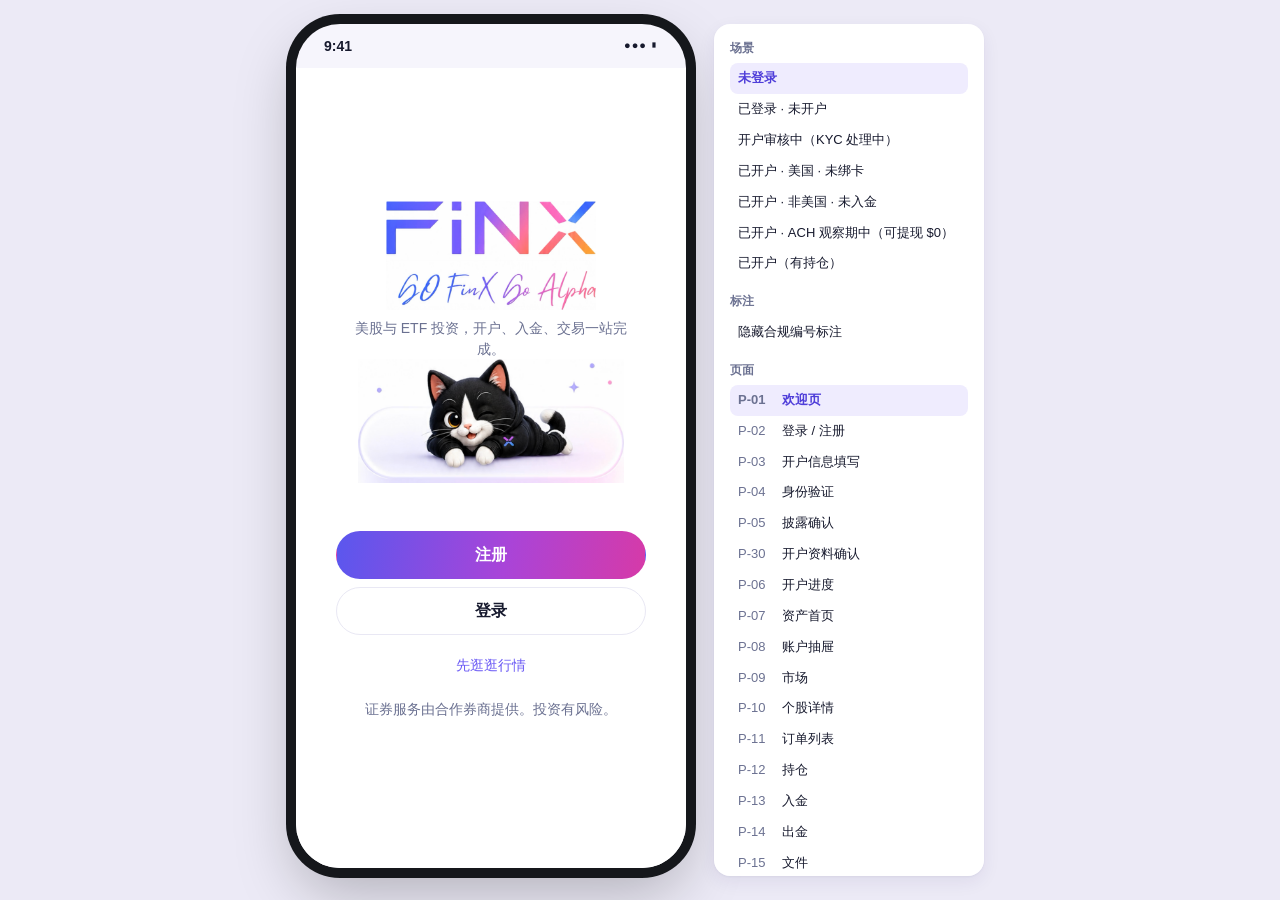
<file: prototype/index.html>
<!doctype html>
<html lang="zh-CN">
<head>
  <meta charset="utf-8">
  <meta name="viewport" content="width=device-width,initial-scale=1,viewport-fit=cover">
  <title>券商 App 原型</title>
  <link rel="stylesheet" href="css/app.css?v=11">
</head>
<body>
  <div class="stage">
    <div class="device">
      <div class="sbar"><span>9:41</span><span class="sbar-r">●●● ▮</span></div>
      <div id="app"></div>
      <div id="overlay"></div>
    </div>
    <aside class="console" id="console"></aside>
  </div>
  <button class="console-toggle" data-act="toggleConsole">原型控制</button>

  <script src="js/data.js?v=11"></script>
  <script src="js/core.js?v=11"></script>
  <script src="js/pages/onboarding.js?v=11"></script>
  <script src="js/pages/assets.js?v=11"></script>
  <script src="js/pages/market.js?v=11"></script>
  <script src="js/pages/funds.js?v=11"></script>
  <script src="js/pages/discover.js?v=11"></script>
  <script src="js/main.js?v=11"></script>
</body>
</html>
</file>
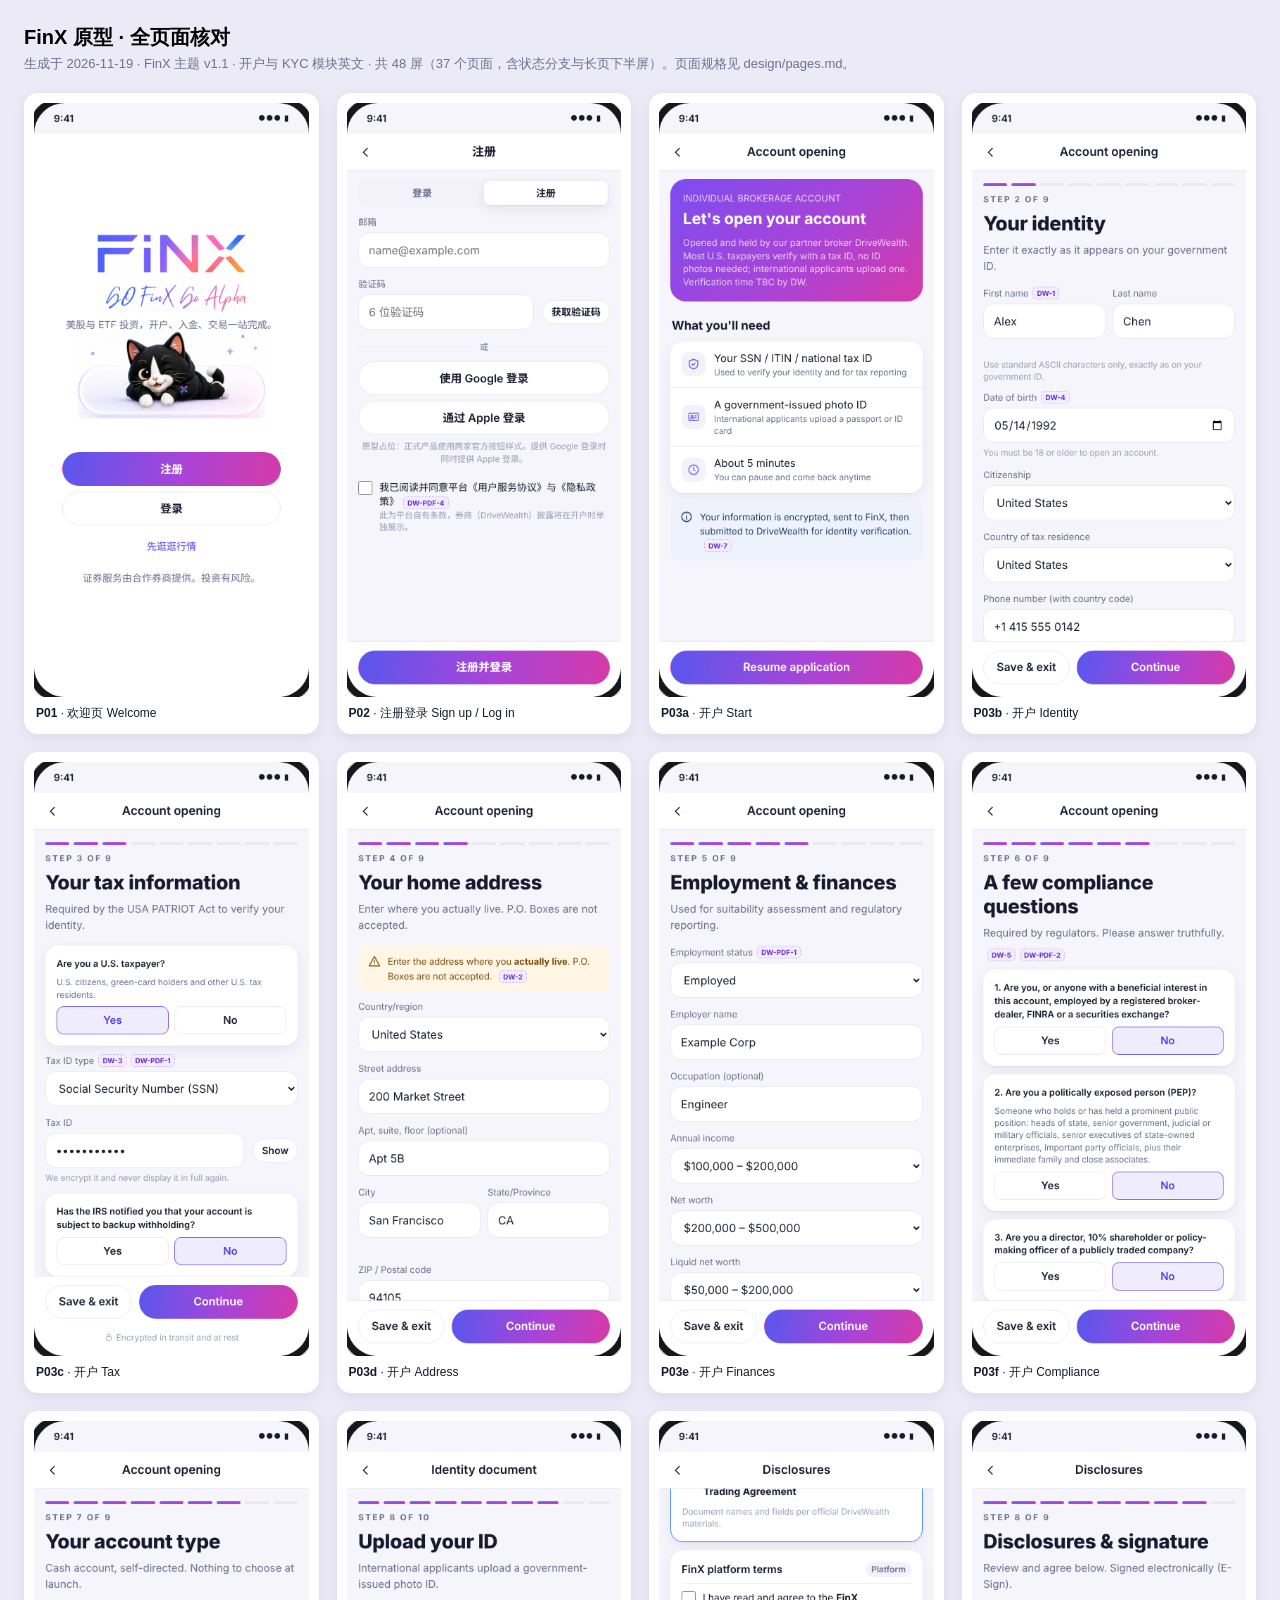
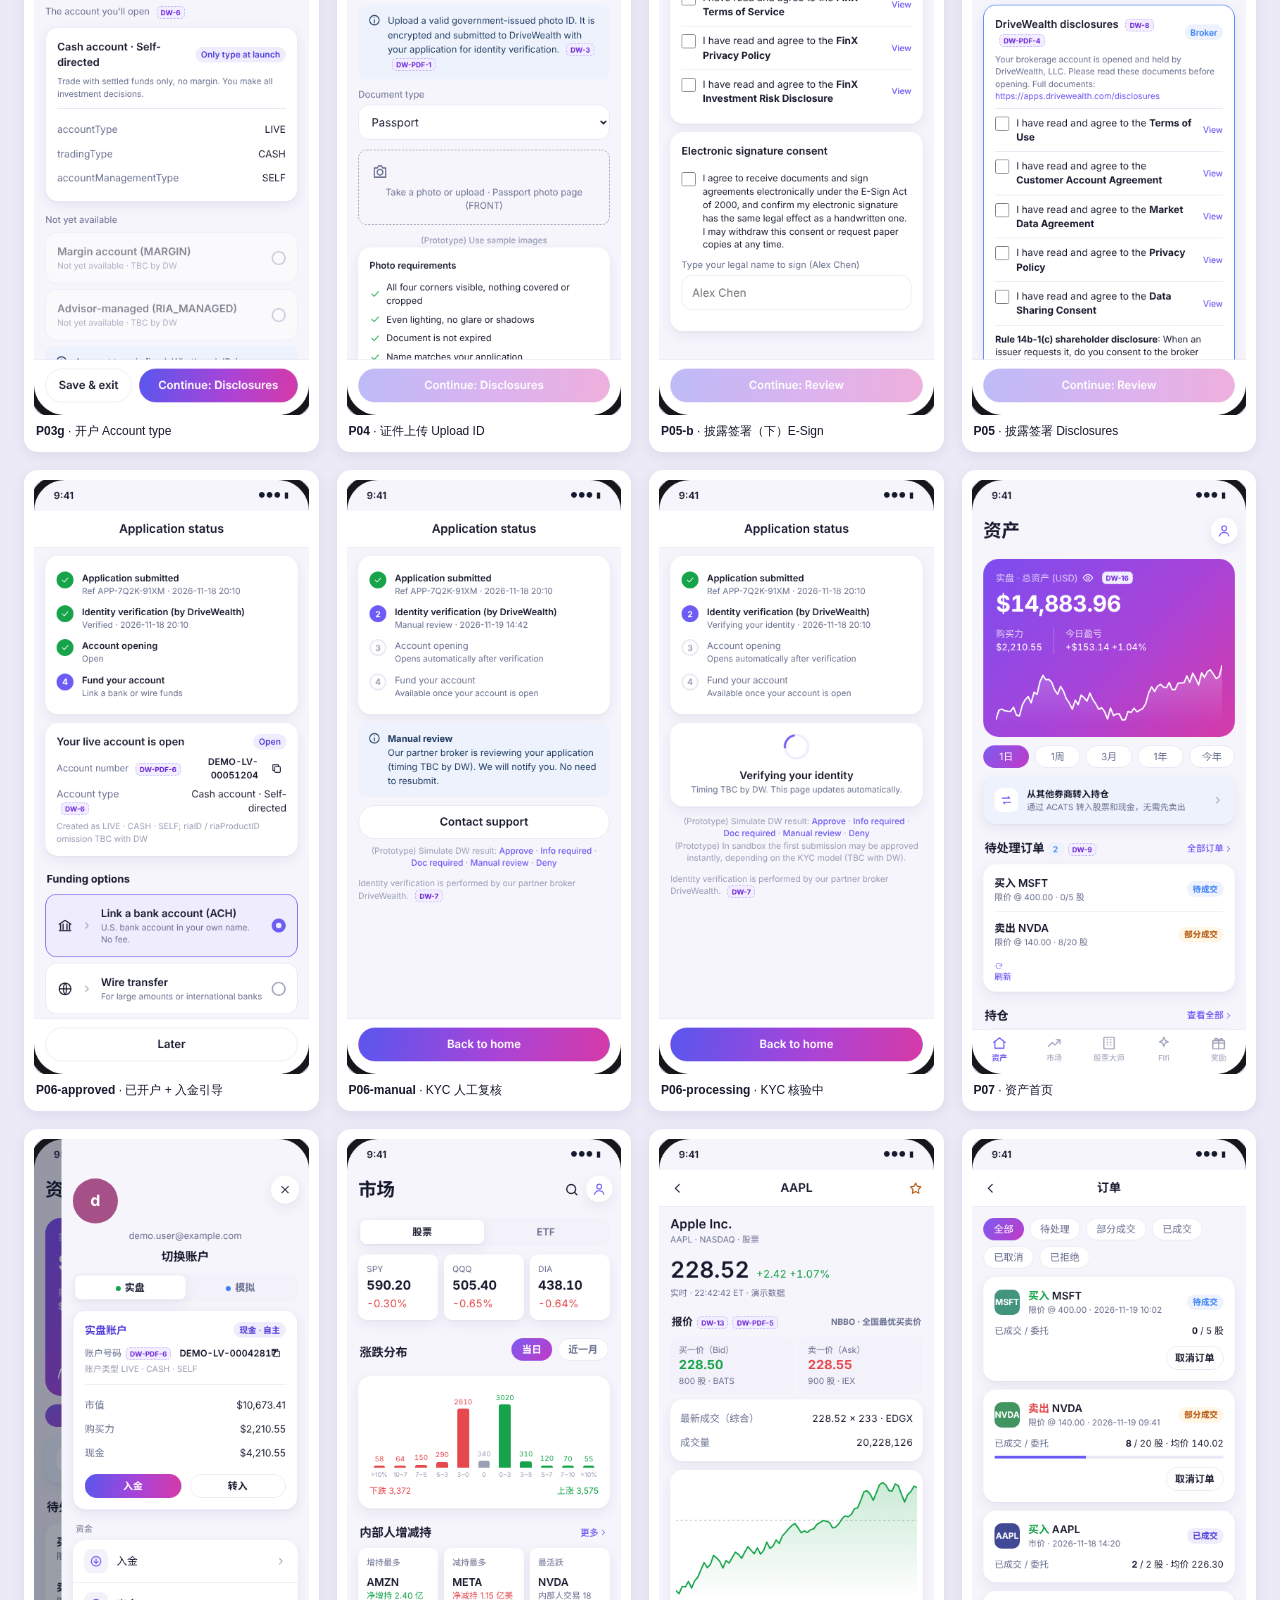
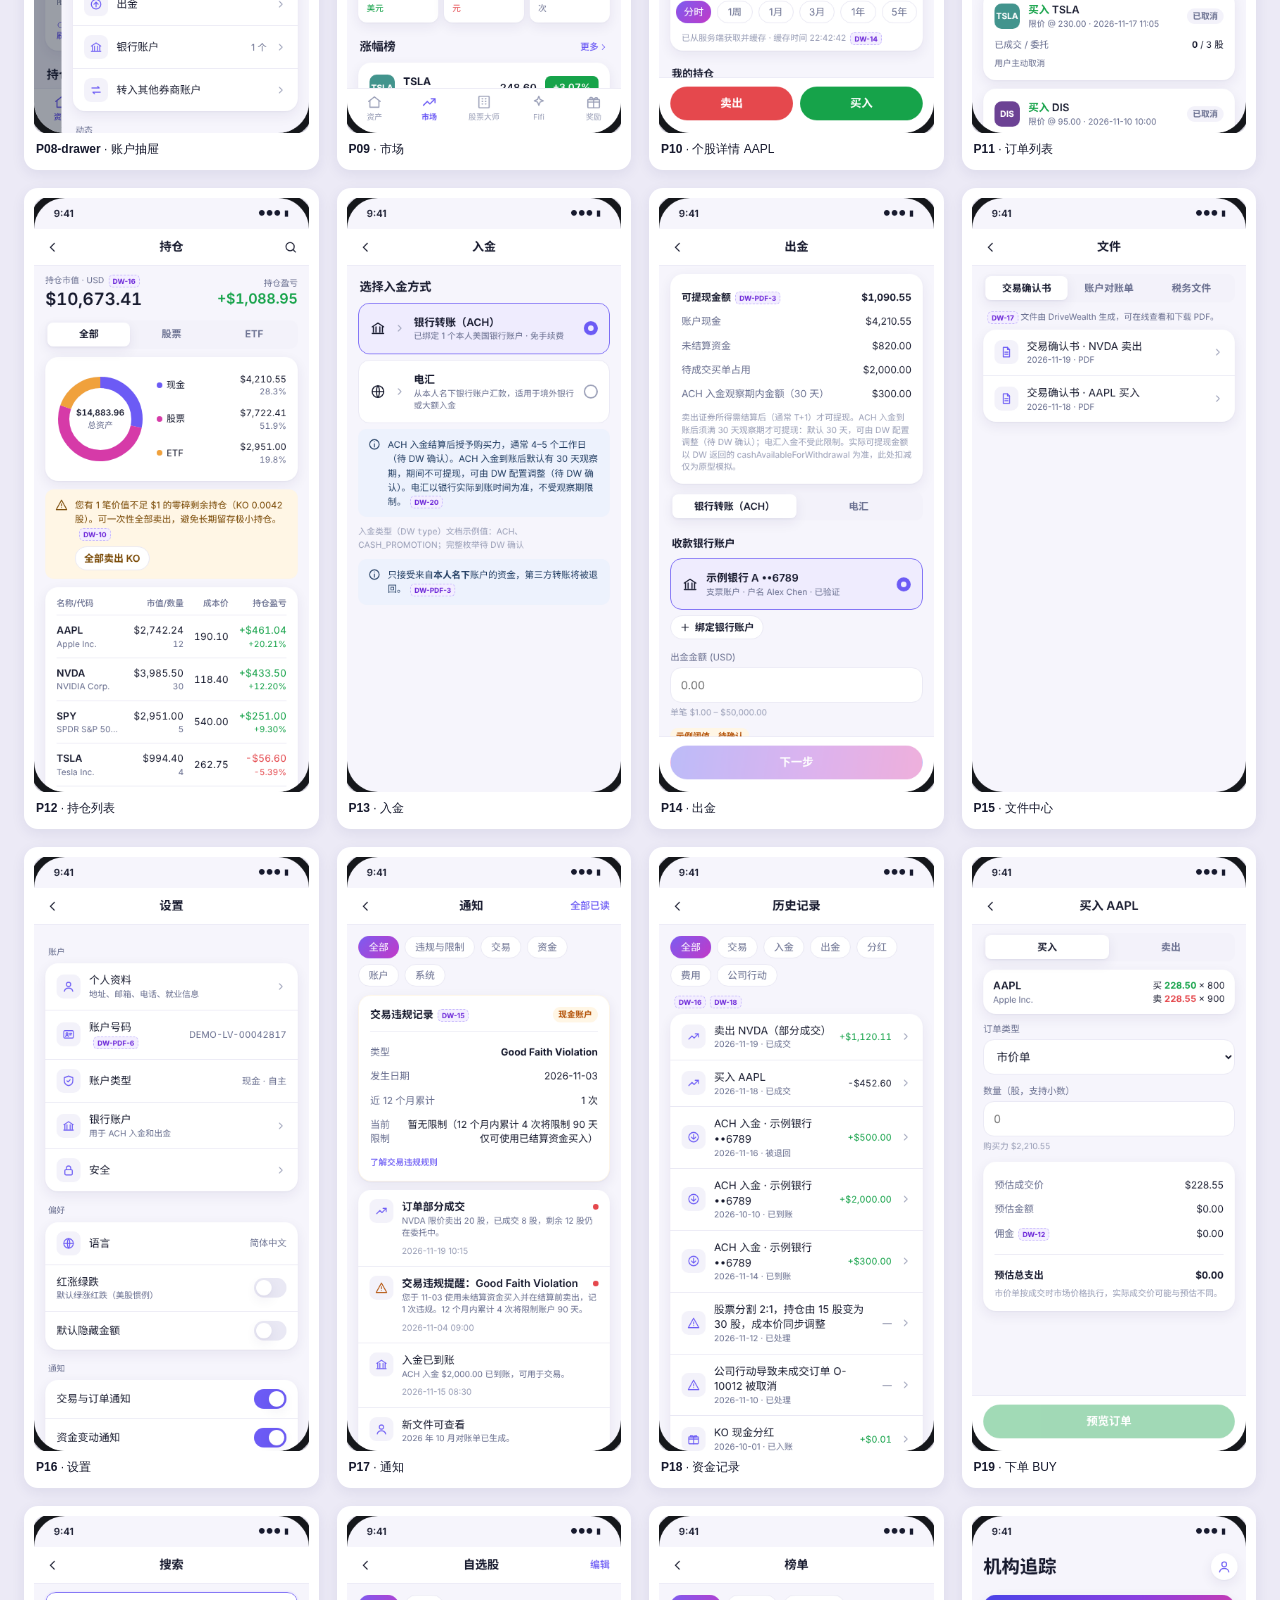
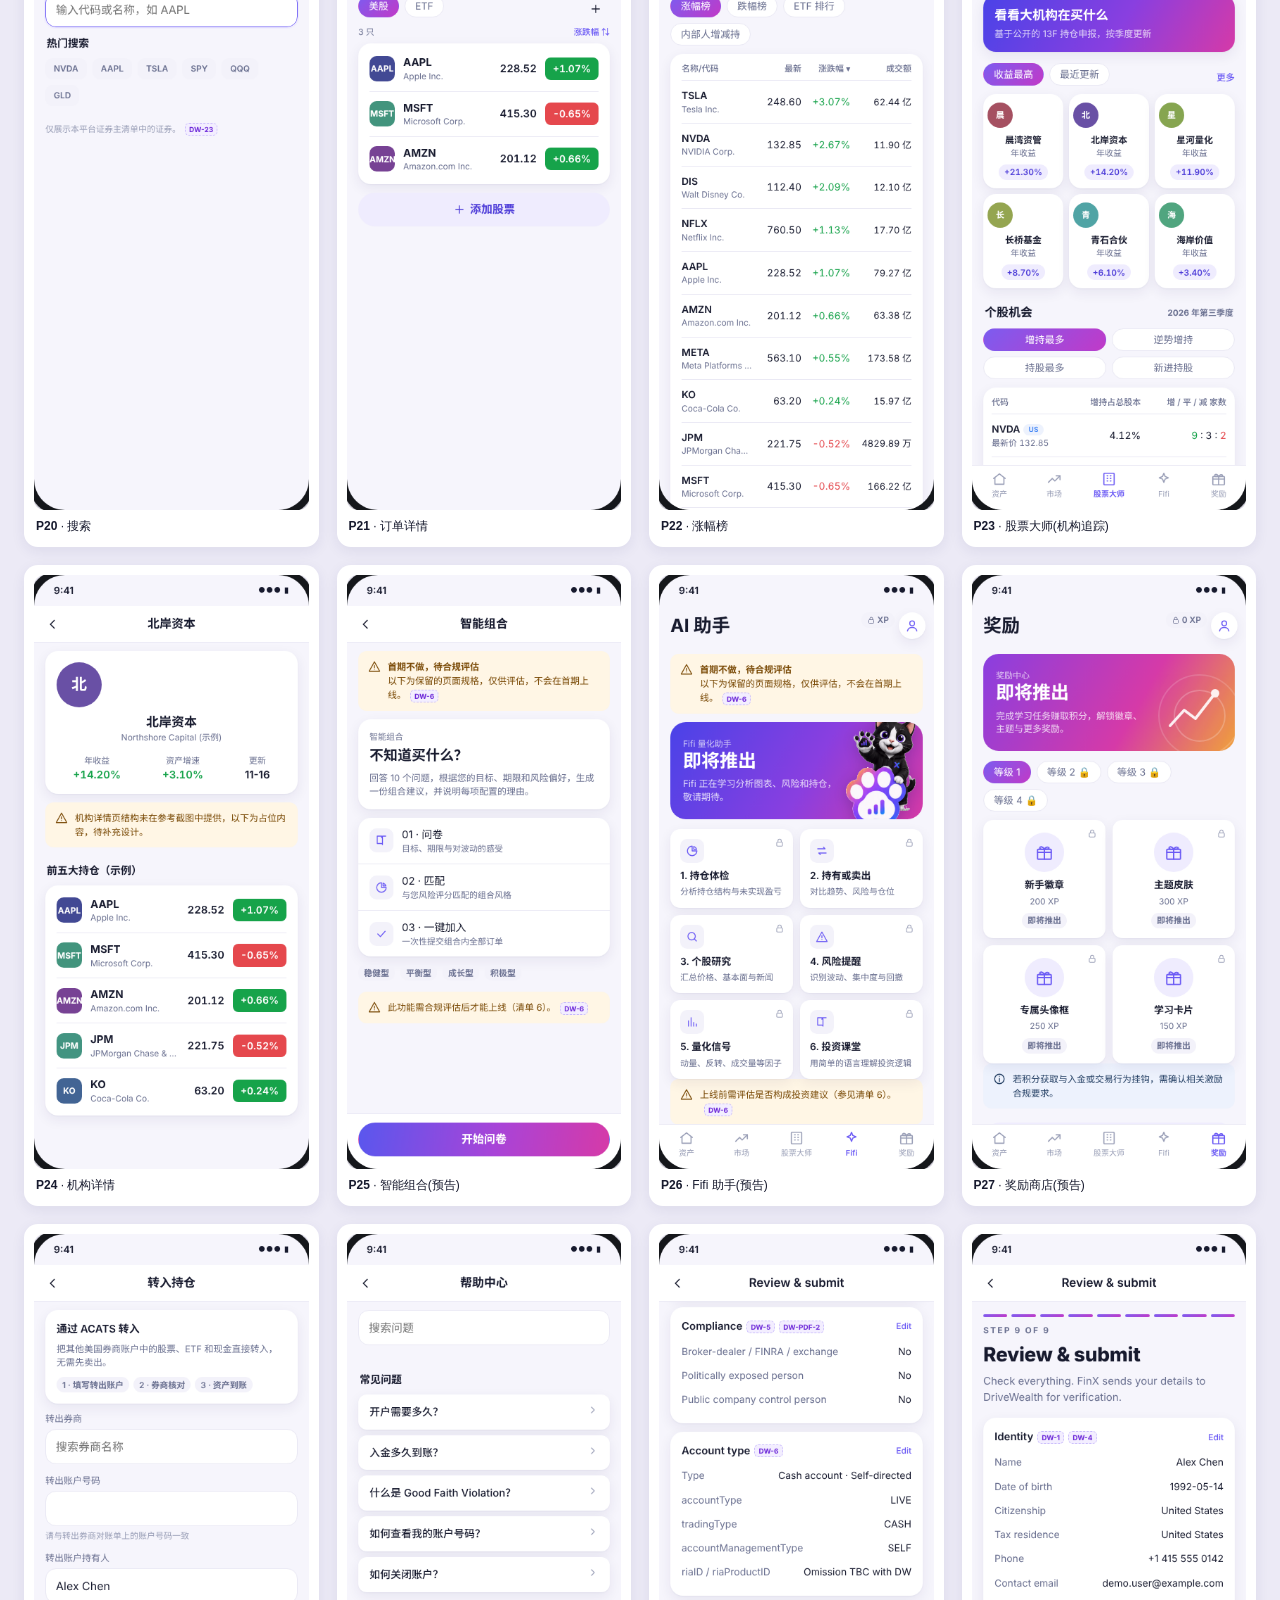
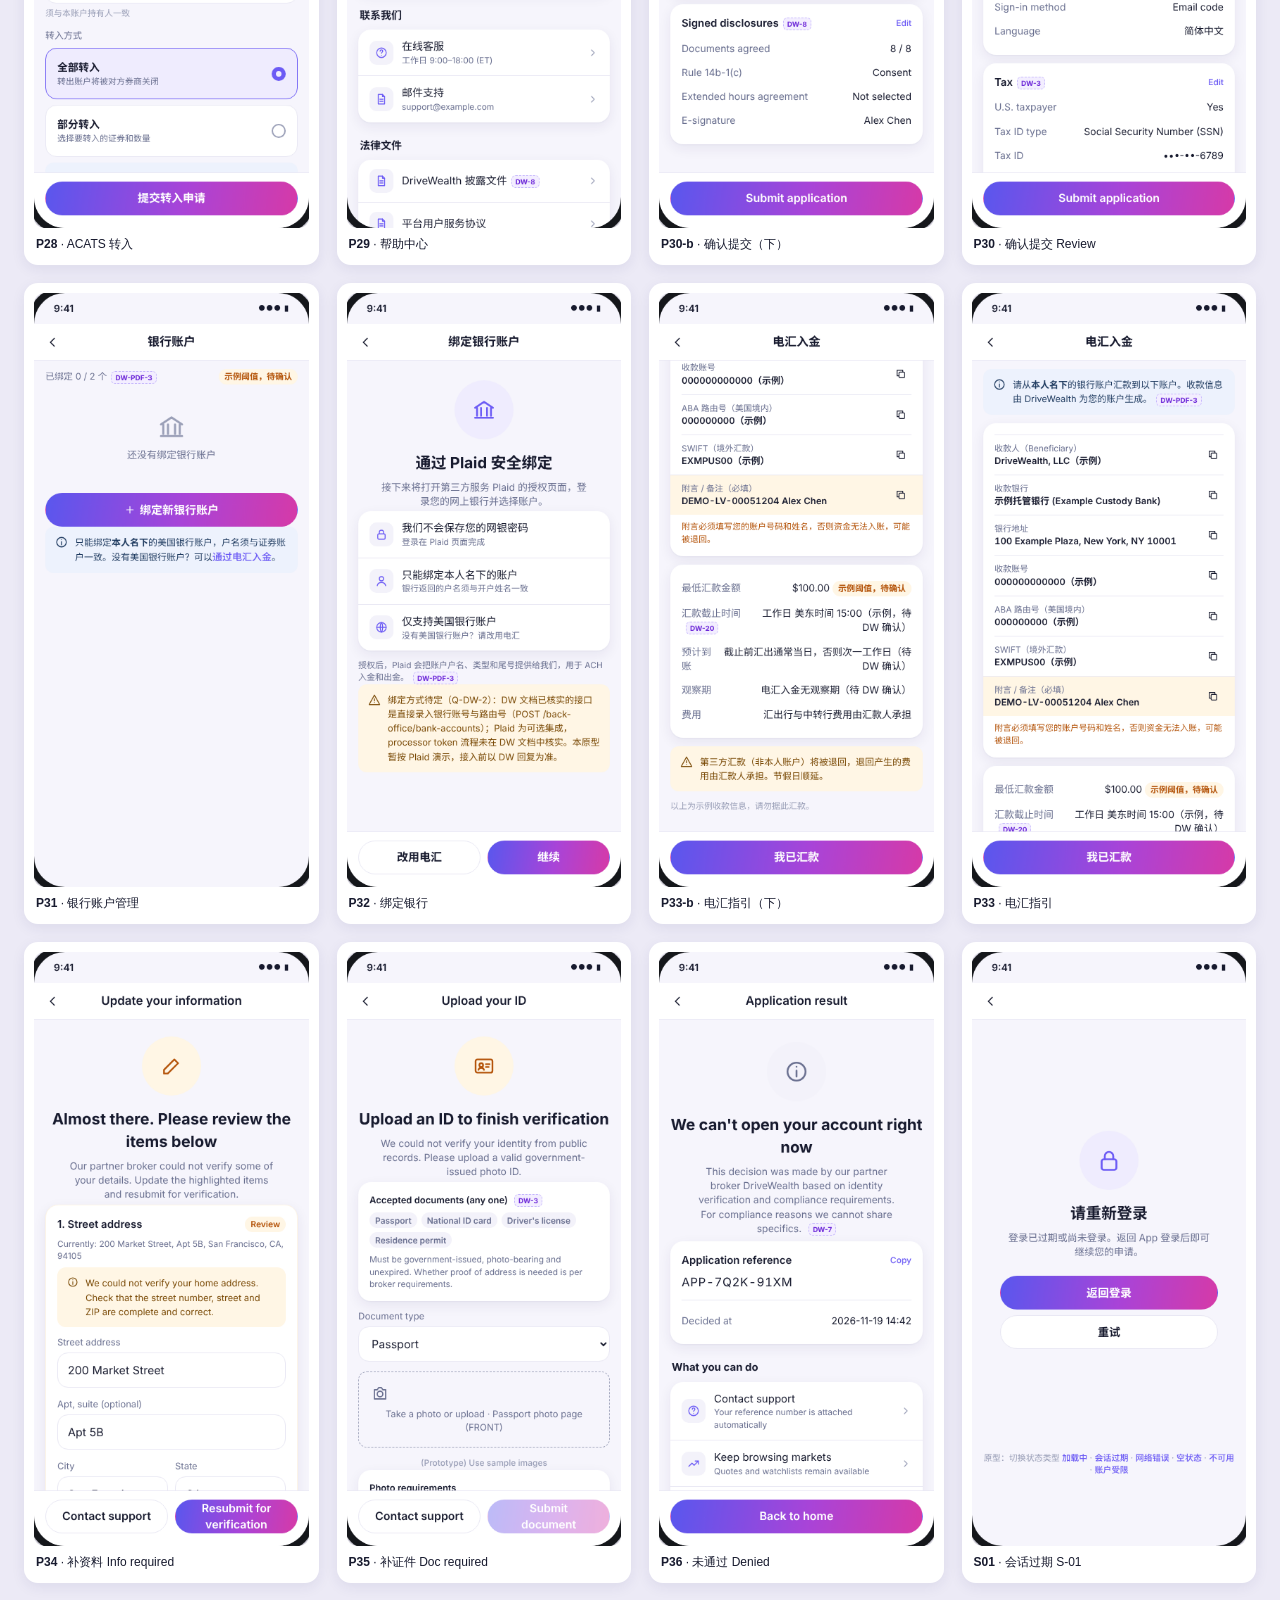
<file: design/screens/index.html>
<!DOCTYPE html><html lang="zh"><head><meta charset="utf-8"><meta name="viewport" content="width=device-width,initial-scale=1">
<title>FinX 全页面核对（48 屏）</title>
<style>body{font-family:-apple-system,"PingFang SC",sans-serif;background:#ECEAF6;margin:0;padding:24px}
h1{font-size:20px;margin:0 0 4px} p{color:#6B7191;font-size:13px;margin:0 0 20px}
.grid{display:grid;grid-template-columns:repeat(auto-fill,minmax(240px,1fr));gap:18px}
figure{margin:0;background:#fff;border-radius:14px;padding:10px;box-shadow:0 4px 14px rgba(42,34,96,.08)}
img{width:100%;border-radius:10px;display:block}
figcaption{font-size:12px;color:#171A2E;padding:8px 2px 2px}</style></head><body>
<h1>FinX 原型 · 全页面核对</h1>
<p>生成于 2026-11-19 · FinX 主题 v1.1 · 开户与 KYC 模块英文 · 共 48 屏（37 个页面，含状态分支与长页下半屏）。页面规格见 design/pages.md。</p>
<div class="grid"><figure><img src="P01.png" loading="lazy"><figcaption><b>P01</b> · 欢迎页 Welcome</figcaption></figure><figure><img src="P02.png" loading="lazy"><figcaption><b>P02</b> · 注册登录 Sign up / Log in</figcaption></figure><figure><img src="P03a.png" loading="lazy"><figcaption><b>P03a</b> · 开户 Start</figcaption></figure><figure><img src="P03b.png" loading="lazy"><figcaption><b>P03b</b> · 开户 Identity</figcaption></figure><figure><img src="P03c.png" loading="lazy"><figcaption><b>P03c</b> · 开户 Tax</figcaption></figure><figure><img src="P03d.png" loading="lazy"><figcaption><b>P03d</b> · 开户 Address</figcaption></figure><figure><img src="P03e.png" loading="lazy"><figcaption><b>P03e</b> · 开户 Finances</figcaption></figure><figure><img src="P03f.png" loading="lazy"><figcaption><b>P03f</b> · 开户 Compliance</figcaption></figure><figure><img src="P03g.png" loading="lazy"><figcaption><b>P03g</b> · 开户 Account type</figcaption></figure><figure><img src="P04.png" loading="lazy"><figcaption><b>P04</b> · 证件上传 Upload ID</figcaption></figure><figure><img src="P05-b.png" loading="lazy"><figcaption><b>P05-b</b> · 披露签署（下）E-Sign</figcaption></figure><figure><img src="P05.png" loading="lazy"><figcaption><b>P05</b> · 披露签署 Disclosures</figcaption></figure><figure><img src="P06-approved.png" loading="lazy"><figcaption><b>P06-approved</b> · 已开户 + 入金引导</figcaption></figure><figure><img src="P06-manual.png" loading="lazy"><figcaption><b>P06-manual</b> · KYC 人工复核</figcaption></figure><figure><img src="P06-processing.png" loading="lazy"><figcaption><b>P06-processing</b> · KYC 核验中</figcaption></figure><figure><img src="P07.png" loading="lazy"><figcaption><b>P07</b> · 资产首页</figcaption></figure><figure><img src="P08-drawer.png" loading="lazy"><figcaption><b>P08-drawer</b> · 账户抽屉</figcaption></figure><figure><img src="P09.png" loading="lazy"><figcaption><b>P09</b> · 市场</figcaption></figure><figure><img src="P10.png" loading="lazy"><figcaption><b>P10</b> · 个股详情 AAPL</figcaption></figure><figure><img src="P11.png" loading="lazy"><figcaption><b>P11</b> · 订单列表</figcaption></figure><figure><img src="P12.png" loading="lazy"><figcaption><b>P12</b> · 持仓列表</figcaption></figure><figure><img src="P13.png" loading="lazy"><figcaption><b>P13</b> · 入金</figcaption></figure><figure><img src="P14.png" loading="lazy"><figcaption><b>P14</b> · 出金</figcaption></figure><figure><img src="P15.png" loading="lazy"><figcaption><b>P15</b> · 文件中心</figcaption></figure><figure><img src="P16.png" loading="lazy"><figcaption><b>P16</b> · 设置</figcaption></figure><figure><img src="P17.png" loading="lazy"><figcaption><b>P17</b> · 通知</figcaption></figure><figure><img src="P18.png" loading="lazy"><figcaption><b>P18</b> · 资金记录</figcaption></figure><figure><img src="P19.png" loading="lazy"><figcaption><b>P19</b> · 下单 BUY</figcaption></figure><figure><img src="P20.png" loading="lazy"><figcaption><b>P20</b> · 搜索</figcaption></figure><figure><img src="P21.png" loading="lazy"><figcaption><b>P21</b> · 订单详情</figcaption></figure><figure><img src="P22.png" loading="lazy"><figcaption><b>P22</b> · 涨幅榜</figcaption></figure><figure><img src="P23.png" loading="lazy"><figcaption><b>P23</b> · 股票大师(机构追踪)</figcaption></figure><figure><img src="P24.png" loading="lazy"><figcaption><b>P24</b> · 机构详情</figcaption></figure><figure><img src="P25.png" loading="lazy"><figcaption><b>P25</b> · 智能组合(预告)</figcaption></figure><figure><img src="P26.png" loading="lazy"><figcaption><b>P26</b> · Fifi 助手(预告)</figcaption></figure><figure><img src="P27.png" loading="lazy"><figcaption><b>P27</b> · 奖励商店(预告)</figcaption></figure><figure><img src="P28.png" loading="lazy"><figcaption><b>P28</b> · ACATS 转入</figcaption></figure><figure><img src="P29.png" loading="lazy"><figcaption><b>P29</b> · 帮助中心</figcaption></figure><figure><img src="P30-b.png" loading="lazy"><figcaption><b>P30-b</b> · 确认提交（下）</figcaption></figure><figure><img src="P30.png" loading="lazy"><figcaption><b>P30</b> · 确认提交 Review</figcaption></figure><figure><img src="P31.png" loading="lazy"><figcaption><b>P31</b> · 银行账户管理</figcaption></figure><figure><img src="P32.png" loading="lazy"><figcaption><b>P32</b> · 绑定银行</figcaption></figure><figure><img src="P33-b.png" loading="lazy"><figcaption><b>P33-b</b> · 电汇指引（下）</figcaption></figure><figure><img src="P33.png" loading="lazy"><figcaption><b>P33</b> · 电汇指引</figcaption></figure><figure><img src="P34.png" loading="lazy"><figcaption><b>P34</b> · 补资料 Info required</figcaption></figure><figure><img src="P35.png" loading="lazy"><figcaption><b>P35</b> · 补证件 Doc required</figcaption></figure><figure><img src="P36.png" loading="lazy"><figcaption><b>P36</b> · 未通过 Denied</figcaption></figure><figure><img src="S01.png" loading="lazy"><figcaption><b>S01</b> · 会话过期 S-01</figcaption></figure></div></body></html>
</file>
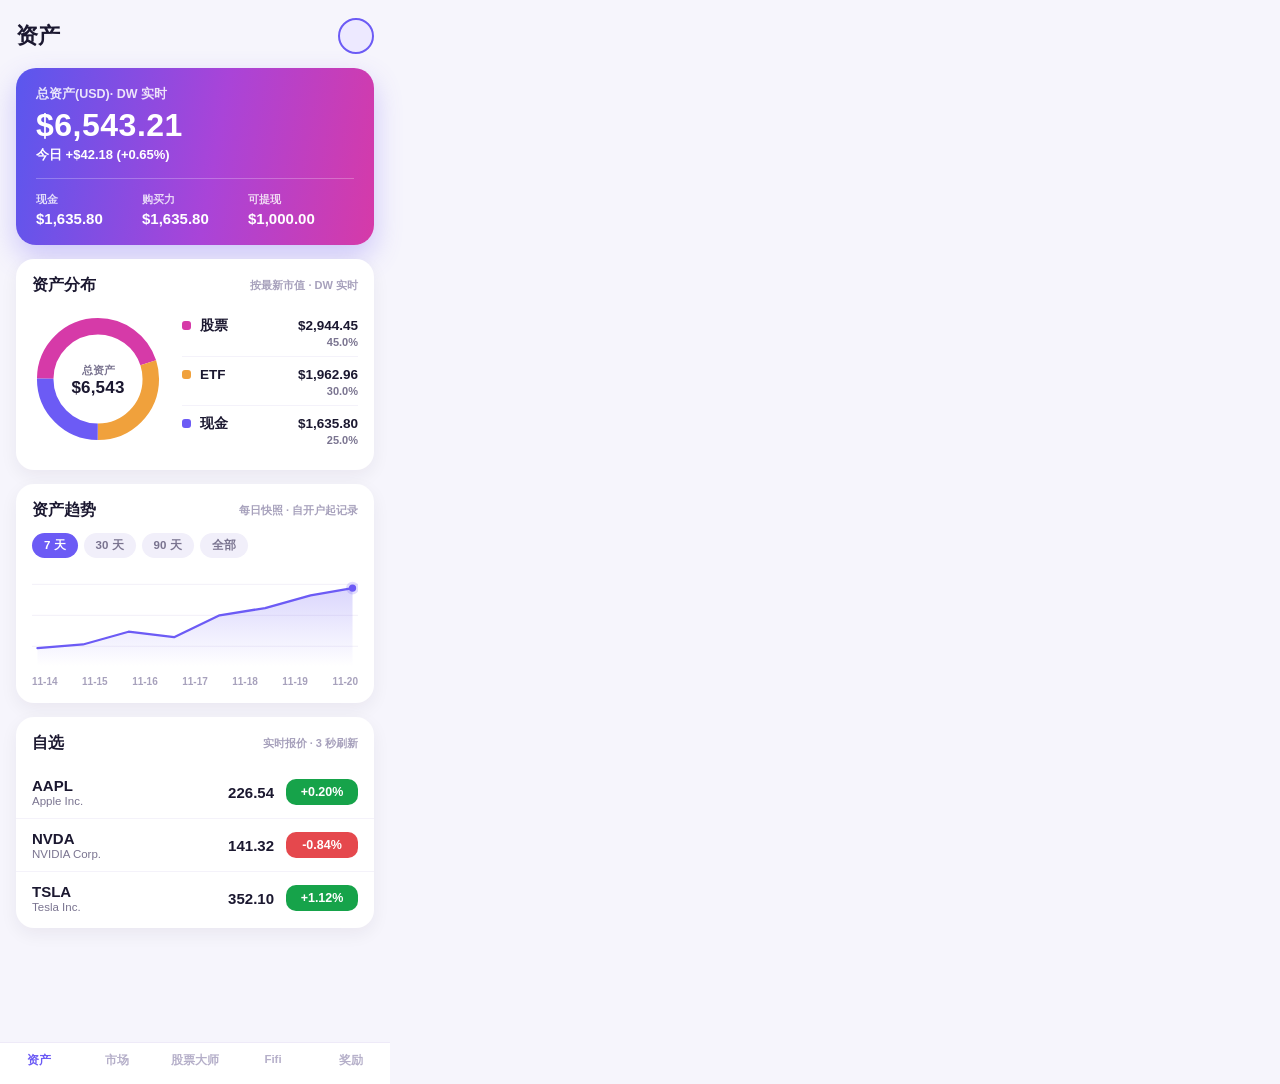
<file: design/reward-design/assets_reference.html>
<!DOCTYPE html>
<html lang="zh">
<head>
<meta charset="utf-8">
<style>
  :root{--bg:#F6F5FC;--primary:#6C5BF5;--ink:#1B1830;--sub:#7A7490;--up:#16A34A;--dn:#E5484D;
    --cash:#6C5BF5;--stock:#D63AA8;--etf:#F0A13C;
    --grad:linear-gradient(100deg,#5A57EE,#A944D8 55%,#D63AA8);}
  *{margin:0;padding:0;box-sizing:border-box;font-family:-apple-system,"PingFang SC",sans-serif;}
  body{width:390px;background:var(--bg);color:var(--ink);}
  .p{padding:12px 16px 90px;}
  .hd{display:flex;justify-content:space-between;align-items:center;padding:6px 0 14px;}
  .hd b{font-size:22px;font-weight:800;}
  .ava{width:36px;height:36px;border-radius:50%;background:#EDE9FF;border:2px solid var(--primary);}
  /* 总资产卡 */
  .total{background:var(--grad);border-radius:20px;padding:18px 20px;color:#fff;box-shadow:0 12px 28px rgba(108,91,245,.3);margin-bottom:14px;}
  .total .l{font-size:12.5px;opacity:.85;font-weight:600;}
  .total .v{font-size:32px;font-weight:800;letter-spacing:.5px;margin:4px 0 2px;}
  .total .chg{font-size:13px;font-weight:700;}
  .total .row{display:flex;margin-top:14px;padding-top:13px;border-top:1px solid rgba(255,255,255,.25);}
  .total .cell{flex:1;}
  .total .cell span{display:block;font-size:11px;opacity:.8;font-weight:600;}
  .total .cell b{display:block;font-size:15px;font-weight:800;margin-top:3px;}
  /* 分布卡 */
  .card{background:#fff;border-radius:18px;padding:16px;box-shadow:0 6px 18px rgba(27,24,48,.06);margin-bottom:14px;}
  .card .t{display:flex;justify-content:space-between;align-items:center;margin-bottom:12px;}
  .card .t b{font-size:15.5px;font-weight:800;}
  .card .t span{font-size:11px;color:#A7A1BC;font-weight:600;}
  .alloc{display:flex;align-items:center;gap:18px;}
  .donut{width:132px;flex:none;position:relative;}
  .donut .c{position:absolute;inset:0;display:flex;flex-direction:column;align-items:center;justify-content:center;}
  .donut .c span{font-size:10.5px;color:var(--sub);font-weight:600;}
  .donut .c b{font-size:17px;font-weight:800;letter-spacing:.2px;}
  .leg{flex:1;}
  .lrow{display:flex;align-items:flex-start;padding:8px 0;border-bottom:1px solid #F4F2FA;}
  .lrow:last-child{border-bottom:none;}
  .ld{width:9px;height:9px;border-radius:3px;margin-right:9px;flex:none;margin-top:5px;}
  .ln{flex:1;font-size:13.5px;font-weight:700;line-height:19px;}
  .ln span{display:block;font-size:10.5px;color:var(--sub);font-weight:600;margin-top:1px;}
  .lv{text-align:right;}
  .lv b{display:block;font-size:13.5px;font-weight:800;line-height:19px;}
  .lv span{display:block;font-size:11px;color:var(--sub);font-weight:700;margin-top:1px;}
  /* 趋势卡 */
  .trend svg{width:100%;}
  .taxis{display:flex;justify-content:space-between;font-size:10px;color:#A7A1BC;font-weight:600;margin-top:4px;}
  .seg{display:flex;gap:6px;margin-bottom:10px;}
  .seg div{font-size:11.5px;font-weight:700;color:var(--sub);background:#F1EFFA;border-radius:999px;padding:5px 12px;}
  .seg .on{background:var(--primary);color:#fff;}
  .tabbar{width:390px;margin-top:10px;background:#fff;border-top:1px solid #EEEAF8;display:flex;padding:10px 0 16px;}
  .tab{flex:1;text-align:center;font-size:11.5px;color:#B5AFC9;font-weight:600;}
  .tab.on{color:var(--primary);}
</style>
</head>
<body>
<div class="p">
  <div class="hd"><b>资产</b><div class="ava"></div></div>

  <!-- 总资产卡(现有,保留) -->
  <div class="total">
    <div class="l">总资产(USD)· DW 实时</div>
    <div class="v">$6,543.21</div>
    <div class="chg">今日 +$42.18 (+0.65%)</div>
    <div class="row">
      <div class="cell"><span>现金</span><b>$1,635.80</b></div>
      <div class="cell"><span>购买力</span><b>$1,635.80</b></div>
      <div class="cell"><span>可提现</span><b>$1,000.00</b></div>
    </div>
  </div>

  <!-- ① 新增:资产分布 -->
  <div class="card">
    <div class="t"><b>资产分布</b><span>按最新市值 · DW 实时</span></div>
    <div class="alloc">
      <div class="donut">
        <svg viewBox="0 0 120 120">
          <!-- 股票 45% -->
          <circle cx="60" cy="60" r="48" fill="none" stroke="#D63AA8" stroke-width="15"
            stroke-dasharray="135.7 165.9" stroke-dashoffset="75.4" stroke-linecap="butt" transform="rotate(-90 60 60)"/>
          <!-- ETF 30% -->
          <circle cx="60" cy="60" r="48" fill="none" stroke="#F0A13C" stroke-width="15"
            stroke-dasharray="90.5 211.1" stroke-dashoffset="-60.3" stroke-linecap="butt" transform="rotate(-90 60 60)"/>
          <!-- 现金 25% -->
          <circle cx="60" cy="60" r="48" fill="none" stroke="#6C5BF5" stroke-width="15"
            stroke-dasharray="75.4 226.2" stroke-dashoffset="-150.8" stroke-linecap="butt" transform="rotate(-90 60 60)"/>
        </svg>
        <div class="c"><span>总资产</span><b>$6,543</b></div>
      </div>
      <div class="leg">
        <div class="lrow"><span class="ld" style="background:#D63AA8"></span><div class="ln">股票</div><div class="lv"><b>$2,944.45</b><span>45.0%</span></div></div>
        <div class="lrow"><span class="ld" style="background:#F0A13C"></span><div class="ln">ETF</div><div class="lv"><b>$1,962.96</b><span>30.0%</span></div></div>
        <div class="lrow"><span class="ld" style="background:#6C5BF5"></span><div class="ln">现金</div><div class="lv"><b>$1,635.80</b><span>25.0%</span></div></div>
      </div>
    </div>
  </div>

  <!-- ② 新增:资产趋势 -->
  <div class="card trend">
    <div class="t"><b>资产趋势</b><span>每日快照 · 自开户起记录</span></div>
    <div class="seg"><div class="on">7 天</div><div>30 天</div><div>90 天</div><div>全部</div></div>
    <svg viewBox="0 0 358 110">
      <defs>
        <linearGradient id="tg" x1="0" y1="0" x2="0" y2="1">
          <stop offset="0" stop-color="#6C5BF5" stop-opacity=".25"/><stop offset="1" stop-color="#6C5BF5" stop-opacity="0"/>
        </linearGradient>
      </defs>
      <g stroke="#F1EFF8" stroke-width="1">
        <line x1="0" y1="18" x2="358" y2="18"/><line x1="0" y1="52" x2="358" y2="52"/><line x1="0" y1="86" x2="358" y2="86"/>
      </g>
      <path d="M6 88 L56 84 L106 70 L156 76 L206 52 L256 44 L306 30 L352 22 L352 108 L6 108 Z" fill="url(#tg)"/>
      <path d="M6 88 L56 84 L106 70 L156 76 L206 52 L256 44 L306 30 L352 22" fill="none" stroke="#6C5BF5" stroke-width="2.5" stroke-linejoin="round" stroke-linecap="round"/>
      <circle cx="352" cy="22" r="4" fill="#6C5BF5"/><circle cx="352" cy="22" r="7" fill="#6C5BF5" opacity=".2"/>
    </svg>
    <div class="taxis"><span>11-14</span><span>11-15</span><span>11-16</span><span>11-17</span><span>11-18</span><span>11-19</span><span>11-20</span></div>
  </div>

  <!-- 自选(现有,保留) -->
  <div class="card" style="padding:16px 0 4px;">
    <div class="t" style="padding:0 16px;"><b>自选</b><span>实时报价 · 3 秒刷新</span></div>
    <div>
      <div style="display:flex;align-items:center;padding:11px 16px;border-bottom:1px solid #F4F2FA;">
        <div style="flex:1;"><div style="font-size:15px;font-weight:800;">AAPL</div><div style="font-size:11.5px;color:#7A7490;margin-top:1px;">Apple Inc.</div></div>
        <div style="font-size:15px;font-weight:700;margin-right:12px;">226.54</div>
        <div style="min-width:72px;text-align:center;border-radius:10px;padding:6px 0;font-size:12.5px;font-weight:800;color:#fff;background:#16A34A;">+0.20%</div>
      </div>
      <div style="display:flex;align-items:center;padding:11px 16px;border-bottom:1px solid #F4F2FA;">
        <div style="flex:1;"><div style="font-size:15px;font-weight:800;">NVDA</div><div style="font-size:11.5px;color:#7A7490;margin-top:1px;">NVIDIA Corp.</div></div>
        <div style="font-size:15px;font-weight:700;margin-right:12px;">141.32</div>
        <div style="min-width:72px;text-align:center;border-radius:10px;padding:6px 0;font-size:12.5px;font-weight:800;color:#fff;background:#E5484D;">-0.84%</div>
      </div>
      <div style="display:flex;align-items:center;padding:11px 16px;">
        <div style="flex:1;"><div style="font-size:15px;font-weight:800;">TSLA</div><div style="font-size:11.5px;color:#7A7490;margin-top:1px;">Tesla Inc.</div></div>
        <div style="font-size:15px;font-weight:700;margin-right:12px;">352.10</div>
        <div style="min-width:72px;text-align:center;border-radius:10px;padding:6px 0;font-size:12.5px;font-weight:800;color:#fff;background:#16A34A;">+1.12%</div>
      </div>
    </div>
  </div>
</div>
<div class="tabbar">
  <div class="tab on">资产</div><div class="tab">市场</div><div class="tab">股票大师</div><div class="tab">Fifi</div><div class="tab">奖励</div>
</div>
</body>
</html>
</file>
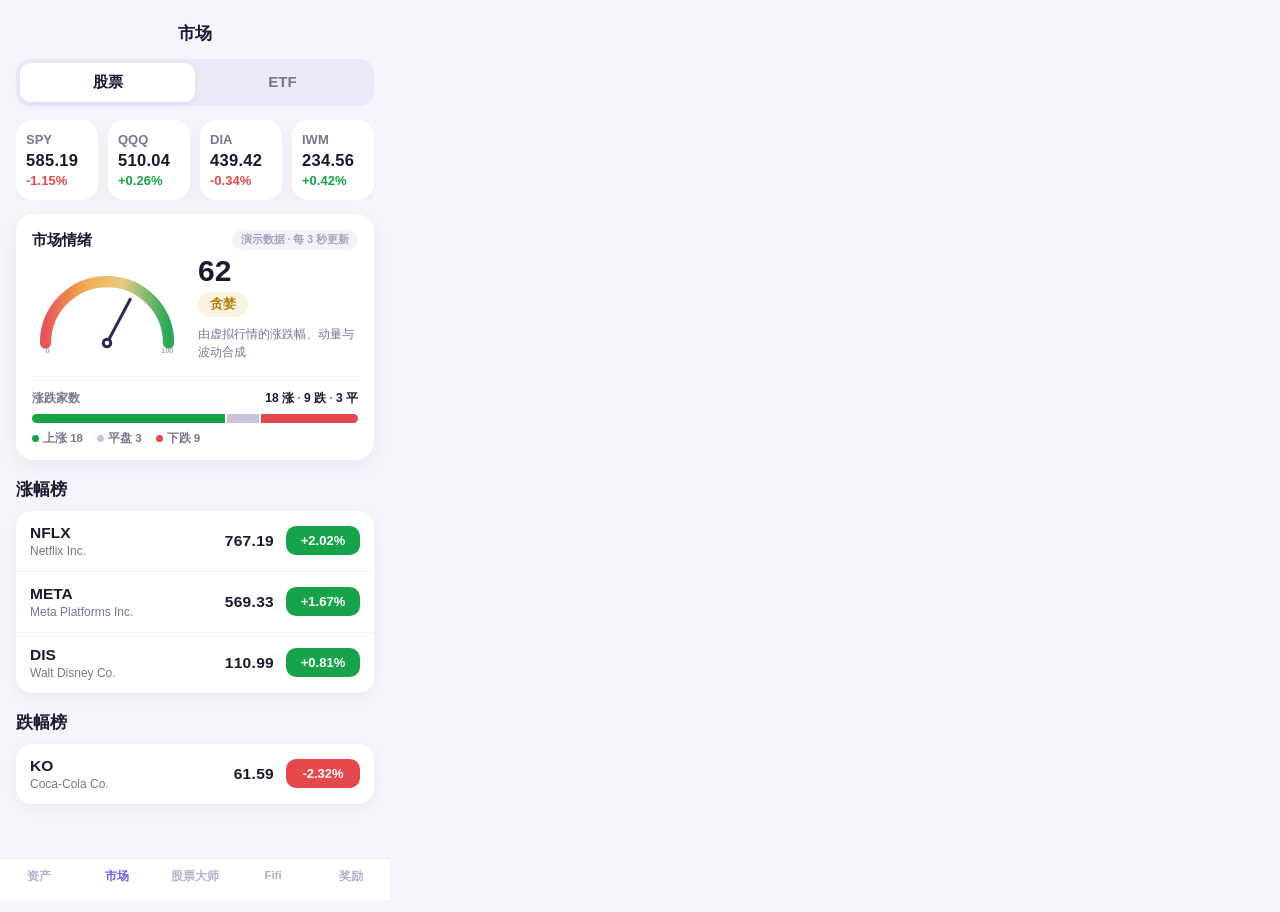
<file: design/reward-design/market_reference.html>
<!DOCTYPE html>
<html lang="zh">
<head>
<meta charset="utf-8">
<style>
  :root{--bg:#F6F5FC;--primary:#6C5BF5;--ink:#1B1830;--sub:#7A7490;--up:#16A34A;--dn:#E5484D;}
  *{margin:0;padding:0;box-sizing:border-box;font-family:-apple-system,"PingFang SC",sans-serif;}
  body{width:390px;background:var(--bg);color:var(--ink);}
  .p{padding:12px 16px 90px;}
  .title{text-align:center;font-size:17px;font-weight:700;padding:10px 0 14px;}
  .seg{display:flex;background:#EDEAF8;border-radius:14px;padding:4px;margin-bottom:14px;}
  .seg div{flex:1;text-align:center;padding:10px 0;font-size:15px;color:var(--sub);font-weight:600;border-radius:11px;}
  .seg .on{background:#fff;color:var(--ink);box-shadow:0 2px 8px rgba(27,24,48,.08);}
  .idx{display:flex;gap:10px;overflow:hidden;margin-bottom:14px;}
  .icard{flex:1;min-width:0;background:#fff;border-radius:16px;padding:12px 10px;box-shadow:0 4px 14px rgba(27,24,48,.05);}
  .icard .s{font-size:13px;color:var(--sub);font-weight:600;}
  .icard .v{font-size:16.5px;font-weight:800;margin:4px 0 3px;letter-spacing:.3px;}
  .icard .c{font-size:13px;font-weight:700;}
  .up{color:var(--up);} .dn{color:var(--dn);}
  .vix .s{display:flex;align-items:center;gap:5px;}
  .vix .tag{font-size:9px;background:#F1EFFA;color:var(--primary);border-radius:6px;padding:1px 5px;font-weight:700;}
  /* 情绪卡 */
  .mood{background:#fff;border-radius:18px;padding:16px 16px 14px;box-shadow:0 6px 18px rgba(27,24,48,.06);margin-bottom:18px;}
  .mood .hd{display:flex;justify-content:space-between;align-items:center;margin-bottom:6px;}
  .mood .hd b{font-size:15px;font-weight:800;}
  .mood .hd span{font-size:10.5px;color:#A7A1BC;background:#F4F2FB;border-radius:999px;padding:3px 9px;font-weight:600;}
  .gwrap{display:flex;align-items:center;gap:16px;}
  .gauge{width:150px;flex:none;}
  .gtxt{flex:1;}
  .gval{font-size:30px;font-weight:800;line-height:1;}
  .glab{display:inline-block;margin-top:6px;font-size:12.5px;font-weight:800;color:#B57E0C;background:#FBF3DF;border-radius:999px;padding:4px 12px;}
  .gdesc{margin-top:8px;font-size:11.5px;color:var(--sub);line-height:1.6;}
  /* 宽度条 */
  .bw{margin-top:14px;padding-top:13px;border-top:1px solid #F1EFF8;}
  .bw .row{display:flex;justify-content:space-between;font-size:12px;color:var(--sub);font-weight:600;margin-bottom:7px;}
  .bw .row b{color:var(--ink);font-weight:800;}
  .bar{display:flex;height:9px;border-radius:999px;overflow:hidden;gap:2px;}
  .bar i{display:block;height:100%;}
  .legend{display:flex;gap:14px;margin-top:8px;font-size:11.5px;color:var(--sub);font-weight:600;}
  .dot{display:inline-block;width:7px;height:7px;border-radius:50%;margin-right:4px;}
  /* 榜单 */
  .sec{font-size:17px;font-weight:800;margin:4px 0 10px;}
  .list{background:#fff;border-radius:16px;overflow:hidden;box-shadow:0 4px 14px rgba(27,24,48,.05);margin-bottom:18px;}
  .rowi{display:flex;align-items:center;padding:13px 14px;border-bottom:1px solid #F4F2FA;}
  .rowi:last-child{border-bottom:none;}
  .rowi .l{flex:1;}
  .rowi .sym{font-size:15.5px;font-weight:800;}
  .rowi .nm{font-size:12px;color:var(--sub);margin-top:2px;}
  .rowi .px{font-size:15.5px;font-weight:700;margin-right:12px;letter-spacing:.3px;}
  .pill{min-width:74px;text-align:center;border-radius:10px;padding:7px 0;font-size:13px;font-weight:800;color:#fff;}
  .pg{background:var(--up);} .pr{background:var(--dn);}
  .tabbar{position:fixed;left:0;bottom:0;width:390px;background:#fff;border-top:1px solid #EEEAF8;display:flex;padding:10px 0 16px;}
  .tab{flex:1;text-align:center;font-size:11.5px;color:#B5AFC9;font-weight:600;}
  .tab.on{color:var(--primary);}
</style>
</head>
<body>
<div class="p">
  <div class="title">市场</div>
  <div class="seg"><div class="on">股票</div><div>ETF</div></div>

  <!-- ① 指数卡行:加第四张 VIX,可横滑 -->
  <div class="idx">
    <div class="icard"><div class="s">SPY</div><div class="v">585.19</div><div class="c dn">-1.15%</div></div>
    <div class="icard"><div class="s">QQQ</div><div class="v">510.04</div><div class="c up">+0.26%</div></div>
    <div class="icard"><div class="s">DIA</div><div class="v">439.42</div><div class="c dn">-0.34%</div></div>
    <div class="icard"><div class="s">IWM</div><div class="v">234.56</div><div class="c up">+0.42%</div></div>
  </div>

  <!-- ② 市场情绪卡:恐慌贪婪仪表盘 + ③ 涨跌家数 -->
  <div class="mood">
    <div class="hd"><b>市场情绪</b><span>演示数据 · 每 3 秒更新</span></div>
    <div class="gwrap">
      <svg class="gauge" viewBox="0 0 200 118">
        <defs>
          <linearGradient id="arc" x1="0" y1="0" x2="1" y2="0">
            <stop offset="0" stop-color="#E5484D"/><stop offset=".3" stop-color="#F0A13C"/>
            <stop offset=".62" stop-color="#E9C878"/><stop offset="1" stop-color="#16A34A"/>
          </linearGradient>
        </defs>
        <path d="M18 104 A 82 82 0 0 1 182 104" fill="none" stroke="#F1EFF8" stroke-width="15" stroke-linecap="round"/>
        <path d="M18 104 A 82 82 0 0 1 182 104" fill="none" stroke="url(#arc)" stroke-width="15" stroke-linecap="round" stroke-dasharray="258" stroke-dashoffset="0" opacity=".92"/>
        <!-- 刻度文字 -->
        <text x="18" y="117" font-size="10" fill="#A7A1BC" font-weight="600">0</text>
        <text x="172" y="117" font-size="10" fill="#A7A1BC" font-weight="600">100</text>
        <!-- 指针: 62 → 约 112° -->
        <g transform="rotate(28 100 104)">
          <line x1="100" y1="104" x2="100" y2="38" stroke="#2E2752" stroke-width="4" stroke-linecap="round"/>
        </g>
        <circle cx="100" cy="104" r="7" fill="#2E2752"/>
        <circle cx="100" cy="104" r="3" fill="#fff"/>
      </svg>
      <div class="gtxt">
        <div class="gval">62</div>
        <div class="glab">贪婪</div>
        <div class="gdesc">由虚拟行情的涨跌幅、动量与波动合成</div>
      </div>
    </div>
    <div class="bw">
      <div class="row"><span>涨跌家数</span><span><b class="up">18 涨</b> · <b class="dn">9 跌</b> · <b>3 平</b></span></div>
      <div class="bar">
        <i style="width:60%;background:var(--up);"></i>
        <i style="width:10%;background:#C9C4DC;"></i>
        <i style="width:30%;background:var(--dn);"></i>
      </div>
      <div class="legend"><span><span class="dot" style="background:var(--up)"></span>上涨 18</span><span><span class="dot" style="background:#C9C4DC"></span>平盘 3</span><span><span class="dot" style="background:var(--dn)"></span>下跌 9</span></div>
    </div>
  </div>

  <div class="sec">涨幅榜</div>
  <div class="list">
    <div class="rowi"><div class="l"><div class="sym">NFLX</div><div class="nm">Netflix Inc.</div></div><div class="px">767.19</div><div class="pill pg">+2.02%</div></div>
    <div class="rowi"><div class="l"><div class="sym">META</div><div class="nm">Meta Platforms Inc.</div></div><div class="px">569.33</div><div class="pill pg">+1.67%</div></div>
    <div class="rowi"><div class="l"><div class="sym">DIS</div><div class="nm">Walt Disney Co.</div></div><div class="px">110.99</div><div class="pill pg">+0.81%</div></div>
  </div>

  <div class="sec">跌幅榜</div>
  <div class="list">
    <div class="rowi"><div class="l"><div class="sym">KO</div><div class="nm">Coca-Cola Co.</div></div><div class="px">61.59</div><div class="pill pr">-2.32%</div></div>
  </div>
</div>
<div class="tabbar">
  <div class="tab">资产</div><div class="tab on">市场</div><div class="tab">股票大师</div><div class="tab">Fifi</div><div class="tab">奖励</div>
</div>
</body>
</html>
</file>
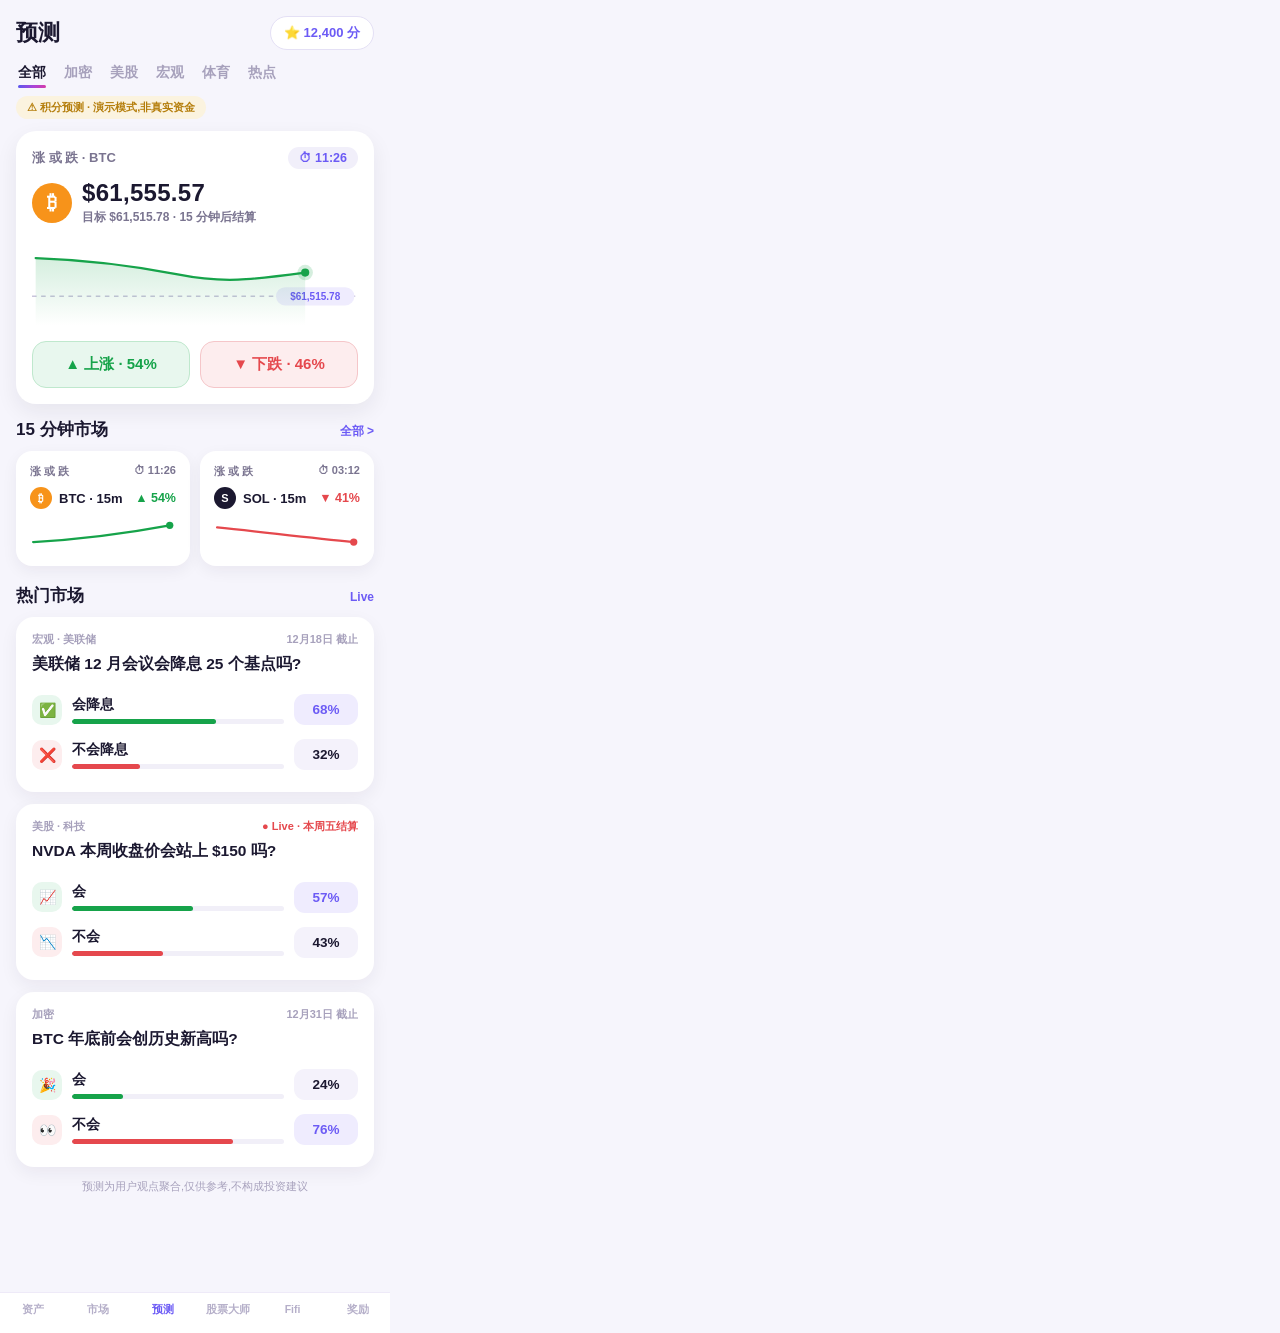
<file: design/reward-design/predict_reference.html>
<!DOCTYPE html>
<html lang="zh">
<head>
<meta charset="utf-8">
<style>
  :root{--bg:#F6F5FC;--primary:#6C5BF5;--ink:#1B1830;--sub:#7A7490;--up:#16A34A;--dn:#E5484D;
    --grad:linear-gradient(100deg,#5A57EE,#A944D8 55%,#D63AA8);}
  *{margin:0;padding:0;box-sizing:border-box;font-family:-apple-system,"PingFang SC",sans-serif;}
  body{width:390px;background:var(--bg);color:var(--ink);}
  .p{padding:12px 16px 90px;}
  .hd{display:flex;align-items:center;justify-content:space-between;padding:4px 0 12px;}
  .hd b{font-size:22px;font-weight:800;}
  .pts{display:flex;align-items:center;gap:6px;background:#fff;border:1.5px solid #E4E0F5;border-radius:999px;padding:7px 13px;font-size:13px;font-weight:800;color:var(--primary);}
  /* 分类 */
  .cats{display:flex;gap:18px;font-size:14px;font-weight:700;color:#A7A1BC;padding:2px 2px 14px;overflow:hidden;}
  .cats .on{color:var(--ink);position:relative;}
  .cats .on::after{content:"";position:absolute;left:0;right:0;bottom:-6px;height:3px;border-radius:2px;background:var(--grad);}
  /* 主卡 Up or Down */
  .hero{background:#fff;border-radius:20px;padding:16px;box-shadow:0 8px 22px rgba(27,24,48,.07);margin-bottom:14px;}
  .hero .top{display:flex;justify-content:space-between;align-items:center;margin-bottom:10px;}
  .hero .top .l{font-size:13px;font-weight:800;color:var(--sub);}
  .cnt{display:flex;align-items:center;gap:5px;font-size:12.5px;font-weight:800;color:var(--primary);background:#F1EFFA;border-radius:999px;padding:4px 11px;}
  .coin{display:flex;align-items:center;gap:10px;margin-bottom:6px;}
  .coin .ic{width:40px;height:40px;border-radius:50%;background:#F7931A;color:#fff;display:flex;align-items:center;justify-content:center;font-size:20px;font-weight:800;}
  .coin .pv{font-size:24px;font-weight:800;letter-spacing:.3px;}
  .coin .tg{font-size:12px;color:var(--sub);font-weight:600;margin-top:2px;}
  .chart{margin:6px 0 12px;}
  .btns{display:flex;gap:10px;}
  .bb{flex:1;display:flex;align-items:center;justify-content:center;gap:7px;border-radius:14px;padding:13px 0;font-size:15px;font-weight:800;}
  .bup{background:#E8F7EE;color:var(--up);border:1.5px solid #BFE8CD;}
  .bdn{background:#FDEDEE;color:var(--dn);border:1.5px solid #F5C6C9;}
  /* 15分钟市场 */
  .sec{display:flex;align-items:baseline;justify-content:space-between;margin:4px 0 10px;}
  .sec b{font-size:17px;font-weight:800;}
  .sec span{font-size:12px;color:var(--primary);font-weight:700;}
  .minis{display:flex;gap:10px;margin-bottom:18px;}
  .mini{flex:1;background:#fff;border-radius:16px;padding:13px 14px;box-shadow:0 5px 16px rgba(27,24,48,.06);}
  .mini .r1{display:flex;justify-content:space-between;font-size:11px;color:var(--sub);font-weight:700;margin-bottom:8px;}
  .mini .r2{display:flex;align-items:center;gap:7px;font-size:13px;font-weight:800;white-space:nowrap;}
  .mini .cc{width:22px;height:22px;border-radius:50%;color:#fff;display:flex;align-items:center;justify-content:center;font-size:11px;font-weight:800;}
  .mini .pr{margin-left:auto;font-size:12.5px;font-weight:800;}
  .mini svg{width:100%;margin-top:8px;}
  /* Live 事件卡 */
  .ev{background:#fff;border-radius:18px;padding:15px 16px;box-shadow:0 6px 18px rgba(27,24,48,.06);margin-bottom:12px;}
  .ev .cat{display:flex;justify-content:space-between;font-size:11px;color:#A7A1BC;font-weight:700;margin-bottom:6px;}
  .ev .cat .lv{color:var(--dn);display:flex;align-items:center;gap:4px;}
  .ev .q{font-size:15.5px;font-weight:800;line-height:1.45;margin-bottom:12px;}
  .oc{display:flex;align-items:center;gap:10px;padding:7px 0;}
  .oc .oi{width:30px;height:30px;border-radius:10px;display:flex;align-items:center;justify-content:center;font-size:14px;flex:none;}
  .oc .on_{flex:1;}
  .oc .on_ b{font-size:14px;font-weight:800;display:block;}
  .oc .bar{height:5px;border-radius:3px;background:#F1EFF8;margin-top:5px;overflow:hidden;}
  .oc .bar i{display:block;height:100%;border-radius:3px;}
  .oc .pp{flex:none;min-width:64px;text-align:center;border-radius:11px;padding:8px 0;font-size:13.5px;font-weight:800;background:#F4F2FB;color:var(--ink);}
  .oc .pp.hot{background:#EFECFE;color:var(--primary);}
  .note{text-align:center;font-size:11px;color:#A7A1BC;margin-top:8px;}
  .tabbar{width:390px;background:#fff;border-top:1px solid #EEEAF8;display:flex;padding:10px 0 16px;margin-top:8px;}
  .tab{flex:1;text-align:center;font-size:10.5px;color:#B5AFC9;font-weight:600;}
  .tab.on{color:var(--primary);}
  .badge-demo{display:inline-flex;align-items:center;gap:5px;background:#FBF3DF;color:#B57E0C;border-radius:999px;padding:4px 11px;font-size:11px;font-weight:800;margin-bottom:12px;}
</style>
</head>
<body>
<div class="p">
  <div class="hd"><b>预测</b><div class="pts">&#11088; 12,400 分</div></div>
  <div class="cats"><span class="on">全部</span><span>加密</span><span>美股</span><span>宏观</span><span>体育</span><span>热点</span></div>
  <div class="badge-demo">&#9888; 积分预测 · 演示模式,非真实资金</div>

  <!-- Up or Down 主卡 -->
  <div class="hero">
    <div class="top"><span class="l">涨 或 跌 · BTC</span><span class="cnt">&#9201; 11:26</span></div>
    <div class="coin">
      <div class="ic">&#8383;</div>
      <div><div class="pv">$61,555.57</div><div class="tg">目标 $61,515.78 · 15 分钟后结算</div></div>
    </div>
    <svg class="chart" viewBox="0 0 358 96">
      <defs><linearGradient id="cg" x1="0" y1="0" x2="0" y2="1"><stop offset="0" stop-color="#16A34A" stop-opacity=".18"/><stop offset="1" stop-color="#16A34A" stop-opacity="0"/></linearGradient></defs>
      <line x1="0" y1="64" x2="358" y2="64" stroke="#C9C4DC" stroke-width="1.5" stroke-dasharray="5 5"/>
      <rect x="268" y="54" width="86" height="20" rx="10" fill="#EFECFE"/>
      <text x="311" y="68" font-size="11" font-weight="800" fill="#6C5BF5" text-anchor="middle">$61,515.78</text>
      <path d="M4 22 C 60 24 110 30 160 40 C 210 50 240 46 300 38 L 300 96 L 4 96 Z" fill="url(#cg)"/>
      <path d="M4 22 C 60 24 110 30 160 40 C 210 50 240 46 300 38" fill="none" stroke="#16A34A" stroke-width="2.5" stroke-linecap="round"/>
      <circle cx="300" cy="38" r="4.5" fill="#16A34A"/><circle cx="300" cy="38" r="8.5" fill="#16A34A" opacity=".18"/>
    </svg>
    <div class="btns">
      <div class="bb bup">&#9650; 上涨 · 54%</div>
      <div class="bb bdn">&#9660; 下跌 · 46%</div>
    </div>
  </div>

  <!-- 15 分钟市场 -->
  <div class="sec"><b>15 分钟市场</b><span>全部 &gt;</span></div>
  <div class="minis">
    <div class="mini">
      <div class="r1"><span>涨 或 跌</span><span>&#9201; 11:26</span></div>
      <div class="r2"><span class="cc" style="background:#F7931A;">&#8383;</span>BTC · 15m<span class="pr" style="color:var(--up);">&#9650; 54%</span></div>
      <svg viewBox="0 0 140 30"><path d="M3 24 C 40 22 80 18 134 8" fill="none" stroke="#16A34A" stroke-width="2.2" stroke-linecap="round"/><circle cx="134" cy="8" r="3.5" fill="#16A34A"/></svg>
    </div>
    <div class="mini">
      <div class="r1"><span>涨 或 跌</span><span>&#9201; 03:12</span></div>
      <div class="r2"><span class="cc" style="background:#1B1830;">S</span>SOL · 15m<span class="pr" style="color:var(--dn);">&#9660; 41%</span></div>
      <svg viewBox="0 0 140 30"><path d="M3 10 C 44 14 90 20 134 24" fill="none" stroke="#E5484D" stroke-width="2.2" stroke-linecap="round"/><circle cx="134" cy="24" r="3.5" fill="#E5484D"/></svg>
    </div>
  </div>

  <!-- Live 事件市场 -->
  <div class="sec"><b>热门市场</b><span>Live</span></div>

  <div class="ev">
    <div class="cat"><span>宏观 · 美联储</span><span>12月18日 截止</span></div>
    <div class="q">美联储 12 月会议会降息 25 个基点吗?</div>
    <div class="oc">
      <div class="oi" style="background:#E8F7EE;">&#9989;</div>
      <div class="on_"><b>会降息</b><div class="bar"><i style="width:68%;background:var(--up);"></i></div></div>
      <div class="pp hot">68%</div>
    </div>
    <div class="oc">
      <div class="oi" style="background:#FDEDEE;">&#10060;</div>
      <div class="on_"><b>不会降息</b><div class="bar"><i style="width:32%;background:var(--dn);"></i></div></div>
      <div class="pp">32%</div>
    </div>
  </div>

  <div class="ev">
    <div class="cat"><span>美股 · 科技</span><span class="lv">&#9679; Live · 本周五结算</span></div>
    <div class="q">NVDA 本周收盘价会站上 $150 吗?</div>
    <div class="oc">
      <div class="oi" style="background:#E8F7EE;">&#128200;</div>
      <div class="on_"><b>会</b><div class="bar"><i style="width:57%;background:var(--up);"></i></div></div>
      <div class="pp hot">57%</div>
    </div>
    <div class="oc">
      <div class="oi" style="background:#FDEDEE;">&#128201;</div>
      <div class="on_"><b>不会</b><div class="bar"><i style="width:43%;background:var(--dn);"></i></div></div>
      <div class="pp">43%</div>
    </div>
  </div>

  <div class="ev">
    <div class="cat"><span>加密</span><span>12月31日 截止</span></div>
    <div class="q">BTC 年底前会创历史新高吗?</div>
    <div class="oc">
      <div class="oi" style="background:#E8F7EE;">&#127881;</div>
      <div class="on_"><b>会</b><div class="bar"><i style="width:24%;background:var(--up);"></i></div></div>
      <div class="pp">24%</div>
    </div>
    <div class="oc">
      <div class="oi" style="background:#FDEDEE;">&#128064;</div>
      <div class="on_"><b>不会</b><div class="bar"><i style="width:76%;background:var(--dn);"></i></div></div>
      <div class="pp hot">76%</div>
    </div>
  </div>

  <div class="note">预测为用户观点聚合,仅供参考,不构成投资建议</div>
</div>

<div class="tabbar">
  <div class="tab">资产</div><div class="tab">市场</div><div class="tab on">预测</div><div class="tab">股票大师</div><div class="tab">Fifi</div><div class="tab">奖励</div>
</div>
</body>
</html>
</file>
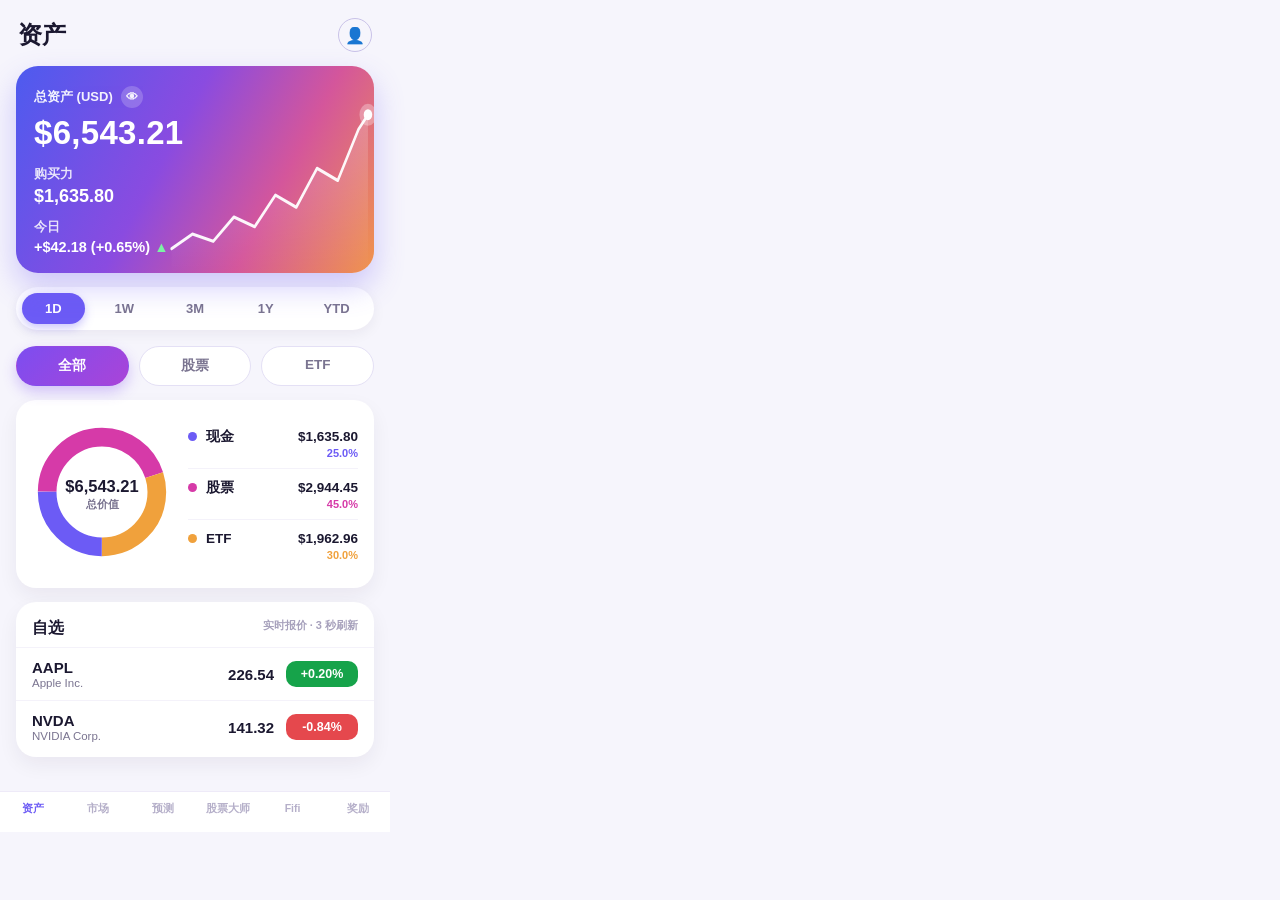
<file: design/reward-design/v3/asset_v2.html>
<!DOCTYPE html>
<html lang="zh">
<head>
<meta charset="utf-8">
<style>
  :root{--bg:#F6F5FC;--ink:#1B1830;--sub:#7A7490;--primary:#6C5BF5;--up:#16A34A;--dn:#E5484D;
    --cash:#6C5BF5;--stock:#D63AA8;--etf:#F0A13C;}
  *{margin:0;padding:0;box-sizing:border-box;font-family:-apple-system,"PingFang SC",sans-serif;}
  body{width:390px;background:var(--bg);color:var(--ink);}
  .p{padding:12px 16px 20px;}
  .hd{display:flex;justify-content:space-between;align-items:center;padding:6px 2px 14px;}
  .hd b{font-size:24px;font-weight:800;}
  .ava{width:34px;height:34px;border-radius:50%;border:1.8px solid #C9C2E8;display:flex;align-items:center;justify-content:center;color:#8F87B5;font-size:16px;}
  /* 渐变大卡 */
  .hero{position:relative;border-radius:22px;padding:20px 18px 18px;color:#fff;overflow:hidden;
    background:linear-gradient(118deg,#4D5BEF 0%,#8A4BE0 42%,#D4569B 70%,#F0944C 100%);
    box-shadow:0 14px 30px rgba(108,91,245,.3);}
  .hero svg.tl{position:absolute;right:0;bottom:0;width:100%;height:78%;}
  .hero .r1{display:flex;align-items:center;max-width:46%;gap:8px;font-size:13px;opacity:.92;font-weight:600;}
  .eye{width:22px;height:22px;border-radius:50%;background:rgba(255,255,255,.22);display:flex;align-items:center;justify-content:center;font-size:12px;}
  .total{font-size:33px;font-weight:800;letter-spacing:.3px;margin:6px 0 14px;position:relative;}
  .lab{font-size:12.5px;opacity:.85;font-weight:600;position:relative;}
  .val{font-size:18px;font-weight:800;margin:3px 0 12px;position:relative;}
  .today{font-size:12.5px;opacity:.85;font-weight:600;position:relative;}
  .tv{font-size:14.5px;font-weight:800;margin-top:3px;position:relative;}
  .tv .arr{color:#7CF2A4;}
  /* 范围胶囊 */
  .ranges{display:flex;gap:8px;background:#fff;border-radius:999px;padding:6px;margin:14px 0 16px;box-shadow:0 4px 14px rgba(27,24,48,.06);}
  .rg{flex:1;text-align:center;font-size:13px;font-weight:700;color:var(--sub);padding:8px 0;border-radius:999px;}
  .rg.on{background:var(--primary);color:#fff;box-shadow:0 4px 10px rgba(108,91,245,.35);}
  /* 筛选胶囊 */
  .filters{display:flex;gap:10px;margin-bottom:14px;}
  .ft{flex:1;text-align:center;font-size:13.5px;font-weight:700;padding:10px 0;border-radius:999px;background:#fff;border:1.5px solid #E4E0F5;color:var(--sub);}
  .ft.on{background:linear-gradient(135deg,#7D4DF0,#A944D8);border-color:transparent;color:#fff;box-shadow:0 6px 14px rgba(125,77,240,.3);}
  /* 分布卡 */
  .card{background:#fff;border-radius:20px;padding:18px 16px;box-shadow:0 8px 20px rgba(27,24,48,.06);}
  .alloc{display:flex;align-items:center;gap:16px;}
  .donut{width:140px;flex:none;position:relative;}
  .donut .c{position:absolute;inset:0;display:flex;flex-direction:column;align-items:center;justify-content:center;}
  .donut .c b{font-size:16.5px;font-weight:800;}
  .donut .c span{font-size:10.5px;color:var(--sub);font-weight:600;margin-top:2px;}
  .leg{flex:1;}
  .lrow{display:flex;align-items:flex-start;padding:9px 0;border-bottom:1px solid #F4F2FA;}
  .lrow:last-child{border-bottom:none;}
  .ld{width:9px;height:9px;border-radius:50%;margin:5px 9px 0 0;flex:none;}
  .ln{flex:1;font-size:13.5px;font-weight:700;line-height:19px;}
  .lv{text-align:right;}
  .lv b{display:block;font-size:13.5px;font-weight:800;line-height:19px;}
  .lv span{display:block;font-size:11px;font-weight:700;margin-top:1px;}
  /* 自选 */
  .wl{background:#fff;border-radius:20px;margin-top:14px;padding:16px 0 4px;box-shadow:0 8px 20px rgba(27,24,48,.06);}
  .wl .t{display:flex;justify-content:space-between;padding:0 16px 8px;}
  .wl .t b{font-size:15.5px;font-weight:800;}
  .wl .t span{font-size:11px;color:#A7A1BC;font-weight:600;}
  .wrow{display:flex;align-items:center;padding:11px 16px;border-top:1px solid #F4F2FA;}
  .wrow .l{flex:1;}
  .wrow .sym{font-size:15px;font-weight:800;}
  .wrow .nm{font-size:11.5px;color:var(--sub);margin-top:1px;}
  .wrow .px{font-size:15px;font-weight:700;margin-right:12px;}
  .pill{min-width:72px;text-align:center;border-radius:10px;padding:6px 0;font-size:12.5px;font-weight:800;color:#fff;}
  .tabbar{width:390px;background:#fff;border-top:1px solid #EEEAF8;display:flex;padding:10px 0 16px;margin-top:14px;}
  .tab{flex:1;text-align:center;font-size:10.5px;color:#B5AFC9;font-weight:600;}
  .tab.on{color:var(--primary);}
</style>
</head>
<body>
<div class="p">
  <div class="hd"><b>资产</b><div class="ava">&#128100;</div></div>

  <!-- 渐变大卡:总资产 + 趋势线叠加 -->
  <div class="hero">
    <svg class="tl" viewBox="0 0 220 170" preserveAspectRatio="none" style="position:absolute;right:0;bottom:0;width:58%;height:100%;">
      <defs><linearGradient id="hf" x1="0" y1="0" x2="0" y2="1">
        <stop offset="0" stop-color="#fff" stop-opacity=".2"/><stop offset="1" stop-color="#fff" stop-opacity="0"/></linearGradient></defs>
      <path d="M6 150 L28 138 L50 144 L72 124 L94 132 L116 106 L138 116 L160 84 L182 94 L204 52 L214 40 L214 170 L6 170 Z" fill="url(#hf)"/>
      <path d="M6 150 L28 138 L50 144 L72 124 L94 132 L116 106 L138 116 L160 84 L182 94 L204 52 L214 40" fill="none" stroke="#fff" stroke-width="2.6" stroke-linejoin="round" stroke-linecap="round" opacity=".95"/>
      <circle cx="214" cy="40" r="4.5" fill="#fff"/><circle cx="214" cy="40" r="9" fill="#fff" opacity=".3"/>
    </svg>
    <div class="r1">总资产 (USD) <span class="eye">&#128065;</span></div>
    <div class="total">$6,543.21</div>
    <div class="lab">购买力</div>
    <div class="val">$1,635.80</div>
    <div class="today">今日</div>
    <div class="tv">+$42.18 (+0.65%) <span class="arr">&#9650;</span></div>
  </div>

  <!-- 时间范围 -->
  <div class="ranges">
    <div class="rg on">1D</div><div class="rg">1W</div><div class="rg">3M</div><div class="rg">1Y</div><div class="rg">YTD</div>
  </div>

  <!-- 筛选(无 Portfolio 标题) -->
  <div class="filters">
    <div class="ft on">全部</div><div class="ft">股票</div><div class="ft">ETF</div>
  </div>

  <!-- 分布卡 -->
  <div class="card">
    <div class="alloc">
      <div class="donut">
        <svg viewBox="0 0 120 120">
          <circle cx="60" cy="60" r="47" fill="none" stroke="#D63AA8" stroke-width="16" stroke-dasharray="132.8 162.5" stroke-dashoffset="73.8" transform="rotate(-90 60 60)"/>
          <circle cx="60" cy="60" r="47" fill="none" stroke="#F0A13C" stroke-width="16" stroke-dasharray="88.6 206.7" stroke-dashoffset="-59" transform="rotate(-90 60 60)"/>
          <circle cx="60" cy="60" r="47" fill="none" stroke="#6C5BF5" stroke-width="16" stroke-dasharray="73.8 221.5" stroke-dashoffset="-147.6" transform="rotate(-90 60 60)"/>
        </svg>
        <div class="c"><b>$6,543.21</b><span>总价值</span></div>
      </div>
      <div class="leg">
        <div class="lrow"><span class="ld" style="background:#6C5BF5"></span><div class="ln">现金</div><div class="lv"><b>$1,635.80</b><span style="color:#6C5BF5">25.0%</span></div></div>
        <div class="lrow"><span class="ld" style="background:#D63AA8"></span><div class="ln">股票</div><div class="lv"><b>$2,944.45</b><span style="color:#D63AA8">45.0%</span></div></div>
        <div class="lrow"><span class="ld" style="background:#F0A13C"></span><div class="ln">ETF</div><div class="lv"><b>$1,962.96</b><span style="color:#F0A13C">30.0%</span></div></div>
      </div>
    </div>
  </div>

  <!-- 自选(保留) -->
  <div class="wl">
    <div class="t"><b>自选</b><span>实时报价 · 3 秒刷新</span></div>
    <div class="wrow"><div class="l"><div class="sym">AAPL</div><div class="nm">Apple Inc.</div></div><div class="px">226.54</div><div class="pill" style="background:var(--up)">+0.20%</div></div>
    <div class="wrow"><div class="l"><div class="sym">NVDA</div><div class="nm">NVIDIA Corp.</div></div><div class="px">141.32</div><div class="pill" style="background:var(--dn)">-0.84%</div></div>
  </div>
</div>
<div class="tabbar">
  <div class="tab on">资产</div><div class="tab">市场</div><div class="tab">预测</div><div class="tab">股票大师</div><div class="tab">Fifi</div><div class="tab">奖励</div>
</div>
</body>
</html>
</file>
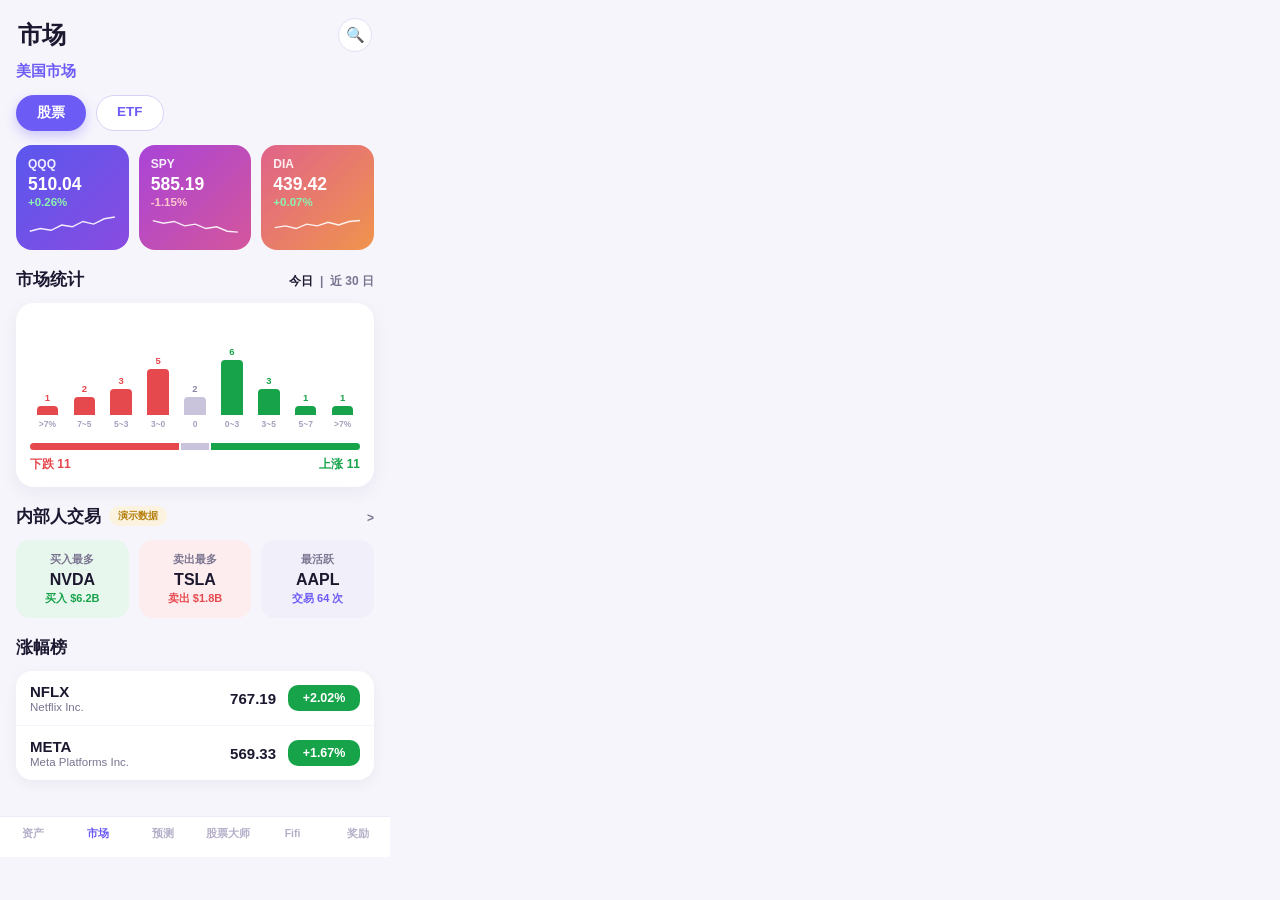
<file: design/reward-design/v3/market_v2.html>
<!DOCTYPE html>
<html lang="zh">
<head>
<meta charset="utf-8">
<style>
  :root{--bg:#F6F5FC;--ink:#1B1830;--sub:#7A7490;--primary:#6C5BF5;--up:#16A34A;--dn:#E5484D;}
  *{margin:0;padding:0;box-sizing:border-box;font-family:-apple-system,"PingFang SC",sans-serif;}
  body{width:390px;background:var(--bg);color:var(--ink);}
  .p{padding:12px 16px 20px;}
  .hd{display:flex;justify-content:space-between;align-items:center;padding:6px 2px 10px;}
  .hd b{font-size:24px;font-weight:800;}
  .sch{width:34px;height:34px;border-radius:50%;background:#fff;border:1.5px solid #E4E0F5;display:flex;align-items:center;justify-content:center;color:#8F87B5;font-size:15px;}
  .region{display:inline-block;font-size:14.5px;font-weight:800;color:var(--primary);padding-bottom:2px;margin-bottom:12px;}
  .seg{display:flex;gap:10px;margin-bottom:14px;}
  .sg{padding:8px 20px;border-radius:999px;font-size:13.5px;font-weight:700;background:#fff;border:1.5px solid #D9D2F5;color:var(--primary);}
  .sg.on{background:var(--primary);border-color:transparent;color:#fff;box-shadow:0 5px 12px rgba(108,91,245,.3);}
  /* 渐变指数卡 */
  .idx{display:flex;gap:10px;margin-bottom:18px;}
  .ic{flex:1;border-radius:16px;padding:12px 12px 8px;color:#fff;position:relative;overflow:hidden;}
  .ic .s{font-size:12px;font-weight:700;opacity:.9;}
  .ic .v{font-size:17.5px;font-weight:800;margin:3px 0 1px;}
  .ic .c{font-size:11.5px;font-weight:700;color:#8CF2B0;}
  .ic .c.d{color:#FFC9CB;}
  .ic svg{width:100%;height:26px;margin-top:4px;}
  .g1{background:linear-gradient(135deg,#5A57EE,#8A4BE0);}
  .g2{background:linear-gradient(135deg,#A944D8,#D4569B);}
  .g3{background:linear-gradient(135deg,#E0638A,#F0944C);}
  /* 市场统计 */
  .sec{display:flex;justify-content:space-between;align-items:baseline;margin:4px 0 12px;}
  .sec b{font-size:17px;font-weight:800;}
  .tog{font-size:12px;color:var(--sub);font-weight:600;}
  .tog b{color:var(--ink);font-weight:800;font-size:12px;}
  .stats{background:#fff;border-radius:18px;padding:16px 14px 14px;box-shadow:0 6px 18px rgba(27,24,48,.06);margin-bottom:18px;}
  .histo{display:flex;align-items:flex-end;gap:6px;height:110px;padding:0 2px;}
  .bar{flex:1;display:flex;flex-direction:column;align-items:center;justify-content:flex-end;height:100%;}
  .bar i{display:block;width:70%;border-radius:4px 4px 0 0;}
  .bar .n{font-size:9.5px;font-weight:800;margin-bottom:3px;}
  .bar .lb{font-size:8.5px;color:#A7A1BC;font-weight:600;margin-top:4px;white-space:nowrap;}
  .adv{display:flex;align-items:center;gap:8px;margin-top:14px;}
  .adv .bl{flex:1;height:7px;border-radius:4px;display:flex;overflow:hidden;gap:2px;}
  .adv .bl i{display:block;height:100%;}
  .advrow{display:flex;justify-content:space-between;margin-top:6px;font-size:12px;font-weight:800;}
  /* 内部人 -->
  --> */
  .ins{display:flex;gap:10px;margin-bottom:18px;}
  .insc{flex:1;border-radius:14px;padding:12px 10px;text-align:center;}
  .insc .t{font-size:11px;color:var(--sub);font-weight:700;}
  .insc .sym{font-size:16px;font-weight:800;margin:4px 0 2px;}
  .insc .d{font-size:11px;font-weight:700;}
  .demo{display:inline-flex;align-items:center;gap:4px;background:#FBF3DF;color:#B57E0C;border-radius:999px;padding:3px 9px;font-size:10px;font-weight:800;vertical-align:3px;margin-left:8px;}
  /* 榜单 */
  .list{background:#fff;border-radius:16px;overflow:hidden;box-shadow:0 4px 14px rgba(27,24,48,.05);}
  .rowi{display:flex;align-items:center;padding:12px 14px;border-bottom:1px solid #F4F2FA;}
  .rowi:last-child{border-bottom:none;}
  .rowi .l{flex:1;}
  .rowi .sym{font-size:15px;font-weight:800;}
  .rowi .nm{font-size:11.5px;color:var(--sub);margin-top:1px;}
  .rowi .px{font-size:15px;font-weight:700;margin-right:12px;}
  .pill{min-width:72px;text-align:center;border-radius:10px;padding:6px 0;font-size:12.5px;font-weight:800;color:#fff;}
  .tabbar{width:390px;background:#fff;border-top:1px solid #EEEAF8;display:flex;padding:10px 0 16px;margin-top:16px;}
  .tab{flex:1;text-align:center;font-size:10.5px;color:#B5AFC9;font-weight:600;}
  .tab.on{color:var(--primary);}
</style>
</head>
<body>
<div class="p">
  <div class="hd"><b>市场</b><div class="sch">&#128269;</div></div>
  <div class="region">美国市场</div>
  <div class="seg"><div class="sg on">股票</div><div class="sg">ETF</div></div>

  <!-- 渐变指数卡 -->
  <div class="idx">
    <div class="ic g1"><div class="s">QQQ</div><div class="v">510.04</div><div class="c">+0.26%</div>
      <svg viewBox="0 0 100 26"><path d="M2 20 L14 17 L26 19 L38 13 L50 15 L62 9 L74 12 L86 6 L98 4" fill="none" stroke="#fff" stroke-width="1.6" opacity=".9"/></svg></div>
    <div class="ic g2"><div class="s">SPY</div><div class="v">585.19</div><div class="c d">-1.15%</div>
      <svg viewBox="0 0 100 26"><path d="M2 8 L14 11 L26 9 L38 14 L50 12 L62 17 L74 15 L86 20 L98 21" fill="none" stroke="#fff" stroke-width="1.6" opacity=".9"/></svg></div>
    <div class="ic g3"><div class="s">DIA</div><div class="v">439.42</div><div class="c">+0.07%</div>
      <svg viewBox="0 0 100 26"><path d="M2 16 L14 14 L26 17 L38 12 L50 14 L62 10 L74 13 L86 9 L98 8" fill="none" stroke="#fff" stroke-width="1.6" opacity=".9"/></svg></div>
  </div>

  <!-- 市场统计:涨跌分布 -->
  <div class="sec"><b>市场统计</b><span class="tog"><b>今日</b> &nbsp;|&nbsp; 近 30 日</span></div>
  <div class="stats">
    <div class="histo">
      <div class="bar"><span class="n" style="color:var(--dn)">1</span><i style="height:8%;background:var(--dn)"></i><span class="lb">&gt;7%</span></div>
      <div class="bar"><span class="n" style="color:var(--dn)">2</span><i style="height:16%;background:var(--dn)"></i><span class="lb">7~5</span></div>
      <div class="bar"><span class="n" style="color:var(--dn)">3</span><i style="height:24%;background:var(--dn)"></i><span class="lb">5~3</span></div>
      <div class="bar"><span class="n" style="color:var(--dn)">5</span><i style="height:42%;background:var(--dn)"></i><span class="lb">3~0</span></div>
      <div class="bar"><span class="n" style="color:#8F87A5">2</span><i style="height:16%;background:#C9C4DC"></i><span class="lb">0</span></div>
      <div class="bar"><span class="n" style="color:var(--up)">6</span><i style="height:50%;background:var(--up)"></i><span class="lb">0~3</span></div>
      <div class="bar"><span class="n" style="color:var(--up)">3</span><i style="height:24%;background:var(--up)"></i><span class="lb">3~5</span></div>
      <div class="bar"><span class="n" style="color:var(--up)">1</span><i style="height:8%;background:var(--up)"></i><span class="lb">5~7</span></div>
      <div class="bar"><span class="n" style="color:var(--up)">1</span><i style="height:8%;background:var(--up)"></i><span class="lb">&gt;7%</span></div>
    </div>
    <div class="adv">
      <div class="bl">
        <i style="width:45.8%;background:var(--dn)"></i>
        <i style="width:8.4%;background:#C9C4DC"></i>
        <i style="width:45.8%;background:var(--up)"></i>
      </div>
    </div>
    <div class="advrow"><span style="color:var(--dn)">下跌 11</span><span style="color:var(--up)">上涨 11</span></div>
  </div>

  <!-- 内部人交易 -->
  <div class="sec"><b>内部人交易<span class="demo">演示数据</span></b><span class="tog">&gt;</span></div>
  <div class="ins">
    <div class="insc" style="background:#E8F7EE;"><div class="t">买入最多</div><div class="sym">NVDA</div><div class="d" style="color:var(--up)">买入 $6.2B</div></div>
    <div class="insc" style="background:#FDEDEE;"><div class="t">卖出最多</div><div class="sym">TSLA</div><div class="d" style="color:var(--dn)">卖出 $1.8B</div></div>
    <div class="insc" style="background:#F1EFFA;"><div class="t">最活跃</div><div class="sym">AAPL</div><div class="d" style="color:var(--primary)">交易 64 次</div></div>
  </div>

  <!-- 榜单 -->
  <div class="sec"><b>涨幅榜</b></div>
  <div class="list">
    <div class="rowi"><div class="l"><div class="sym">NFLX</div><div class="nm">Netflix Inc.</div></div><div class="px">767.19</div><div class="pill" style="background:var(--up)">+2.02%</div></div>
    <div class="rowi"><div class="l"><div class="sym">META</div><div class="nm">Meta Platforms Inc.</div></div><div class="px">569.33</div><div class="pill" style="background:var(--up)">+1.67%</div></div>
  </div>
</div>
<div class="tabbar">
  <div class="tab">资产</div><div class="tab on">市场</div><div class="tab">预测</div><div class="tab">股票大师</div><div class="tab">Fifi</div><div class="tab">奖励</div>
</div>
</body>
</html>
</file>
<file: prototype/css/app.css>
/* ---------- Tokens ---------- */
:root {
  /* FinX 主题（design/theme.md）：浅薰衣草底 + 紫罗兰主色 + 靛紫→品红渐变 */
  --bg: #F6F5FC;
  --surface: #FFFFFF;
  --surface-2: #F3F2FA;
  --text: #171A2E;
  --muted: #6B7191;
  --faint: #9BA0B8;
  --line: #E9E8F4;
  --primary: #6C5BF5;
  --primary-2: #4F3ED9;
  --primary-weak: #EFECFE;
  --accent: #3B82F6;
  --up: #16A34A;
  --down: #E5484D;
  --warn: #B45309;
  --warn-weak: #FFF6E5;
  --danger: #E5484D;
  --danger-weak: #FDEDEE;
  --info-weak: #EDF2FD;
  --grad: linear-gradient(100deg, #5A57EE 0%, #A944D8 55%, #D63AA8 100%);
  --grad-soft: linear-gradient(135deg, #7D5CF0 0%, #C13AC8 100%);
  --radius: 18px;
  --shadow: 0 1px 2px rgba(42, 34, 96, .05), 0 6px 18px rgba(42, 34, 96, .07);
}
body.red-up { --up: #DC2626; --down: #15803D; }

* { box-sizing: border-box; margin: 0; padding: 0; }
html, body { height: 100%; }
body {
  font-family: -apple-system, BlinkMacSystemFont, "PingFang SC", "Helvetica Neue", "Microsoft YaHei", sans-serif;
  background: #ECEAF6;
  color: var(--text);
  font-size: 15px;
  line-height: 1.45;
  -webkit-font-smoothing: antialiased;
}
button { font: inherit; color: inherit; background: none; border: 0; cursor: pointer; }
a { color: var(--primary); text-decoration: none; }
input, select, textarea { font: inherit; color: inherit; }
.ic { flex: none; display: block; }

/* ---------- Stage & device ---------- */
.stage { min-height: 100vh; display: flex; gap: 28px; justify-content: center; align-items: flex-start; padding: 24px; }
.device {
  position: relative; width: 390px; height: 844px; flex: none;
  border-radius: 44px; background: var(--bg); overflow: hidden;
  box-shadow: 0 0 0 10px #15171B, 0 24px 60px rgba(0, 0, 0, .25);
}
.sbar { position: absolute; top: 0; left: 0; right: 0; height: 44px; display: flex; justify-content: space-between; align-items: center; padding: 0 28px; font-size: 14px; font-weight: 600; z-index: 5; }
.sbar-r { letter-spacing: 1px; font-size: 11px; }
#app { position: absolute; top: 44px; left: 0; right: 0; bottom: 0; }
#overlay { position: absolute; inset: 0; pointer-events: none; z-index: 50; }

@media (max-width: 600px) {
  .stage { padding: 0; }
  .device { width: 100vw; height: 100dvh; border-radius: 0; box-shadow: none; }
  .sbar { display: none; }
  #app { top: env(safe-area-inset-top, 0); }
}

/* ---------- Screen shell ---------- */
.screen { position: absolute; inset: 0; display: flex; flex-direction: column; }
.nav { height: 52px; display: flex; align-items: center; padding: 0 6px; background: var(--surface); border-bottom: 1px solid var(--line); flex: none; }
.nav h1 { flex: 1; text-align: center; font-size: 17px; font-weight: 600; white-space: nowrap; overflow: hidden; text-overflow: ellipsis; }
.nav-btn { width: 40px; height: 40px; display: grid; place-items: center; border-radius: 20px; flex: none; }
.nav-right { min-width: 40px; display: flex; justify-content: flex-end; }
.nav.big { background: transparent; border: 0; padding: 0 12px 0 16px; height: 56px; }
.nav.big h1 { text-align: left; font-size: 26px; font-weight: 700; }
.ava-btn { width: 38px; height: 38px; border-radius: 50%; display: grid; place-items: center; background: var(--surface); box-shadow: var(--shadow); color: var(--primary); }
.content { flex: 1; overflow-y: auto; padding: 12px 16px 28px; -webkit-overflow-scrolling: touch; }
.content.flush { padding: 0; }
.footer { flex: none; padding: 12px 16px 18px; background: var(--surface); border-top: 1px solid var(--line); display: flex; gap: 10px; }
.tabbar { flex: none; height: 64px; display: flex; background: var(--surface); border-top: 1px solid var(--line); padding-bottom: 6px; }
.tab { flex: 1; display: flex; flex-direction: column; align-items: center; justify-content: center; gap: 3px; font-size: 11px; color: var(--faint); }
.tab.on { color: var(--primary); font-weight: 600; }

/* ---------- Building blocks ---------- */
.card { background: var(--surface); border-radius: var(--radius); padding: 16px; box-shadow: var(--shadow); margin-bottom: 12px; }
.sec-title { display: flex; align-items: center; justify-content: space-between; margin: 22px 2px 10px; font-size: 17px; font-weight: 650; }
.sec-title:first-child { margin-top: 6px; }
.sec-title .link { font-size: 13px; font-weight: 500; color: var(--primary); display: inline-flex; align-items: center; }
.btn { height: 48px; border-radius: 24px; font-weight: 600; font-size: 16px; display: inline-flex; align-items: center; justify-content: center; gap: 6px; padding: 0 18px; width: 100%; border: 1px solid transparent; }
.btn.primary { background: var(--grad); color: #fff; }
.btn.secondary { background: var(--primary-weak); color: var(--primary-2); }
.btn.ghost { background: var(--surface); border-color: var(--line); }
.btn.danger { background: var(--danger); color: #fff; }
.btn.buy { background: var(--up); color: #fff; }
.btn.sell { background: var(--down); color: #fff; }
.btn.sm { height: 34px; font-size: 14px; width: auto; border-radius: 17px; padding: 0 12px; }
.btn:disabled { opacity: .4; cursor: not-allowed; }
.link-btn { color: var(--primary); font-size: 14px; font-weight: 500; }
.row { display: flex; align-items: center; gap: 12px; }
.between { justify-content: space-between; }
.wrap { flex-wrap: wrap; }
.grow { flex: 1; min-width: 0; }
.col { display: flex; flex-direction: column; }
.right { text-align: right; }
.center { text-align: center; }
.muted { color: var(--muted); }
.faint { color: var(--faint); }
.small { font-size: 13px; }
.xs { font-size: 12px; }
.b { font-weight: 600; }
.num { font-variant-numeric: tabular-nums; }
.ellipsis { white-space: nowrap; overflow: hidden; text-overflow: ellipsis; }
.up { color: var(--up); }
.down { color: var(--down); }
.flat { color: var(--muted); }
.mt8 { margin-top: 8px; } .mt12 { margin-top: 12px; } .mt16 { margin-top: 16px; } .mt24 { margin-top: 24px; }
.mb8 { margin-bottom: 8px; } .mb12 { margin-bottom: 12px; } .mb16 { margin-bottom: 16px; }
.gap8 { gap: 8px; }
.hr { height: 1px; background: var(--line); margin: 12px 0; }

.list { background: var(--surface); border-radius: var(--radius); box-shadow: var(--shadow); overflow: hidden; margin-bottom: 12px; }
.li { display: flex; align-items: center; gap: 12px; padding: 13px 16px; border-bottom: 1px solid var(--line); width: 100%; text-align: left; }
.li:last-child { border-bottom: 0; }
.li-ic { width: 34px; height: 34px; border-radius: 10px; background: var(--surface-2); display: grid; place-items: center; color: var(--primary); flex: none; }
.li-title { font-size: 15px; }
.li-sub { font-size: 12px; color: var(--muted); }
.chev { color: var(--faint); }
.group-label { font-size: 12px; color: var(--muted); margin: 18px 4px 8px; }

/* 全局规则：页面内不允许横向滚动。筛选按钮放不下时换行。 */
.seg { display: flex; flex-wrap: wrap; gap: 8px; margin: 4px 0 12px; overflow: visible; }
.seg.wrap { display: grid; grid-template-columns: 1fr 1fr; }            /* 2 × 2 等宽换行 */
.seg.wrap button { width: 100%; padding: 0 8px; }
.seg.fill { flex-wrap: nowrap; }                                          /* 时间区间：一行等分 */
.seg.fill button { flex: 1 1 0; min-width: 0; padding: 0 4px; }
.seg button { height: 32px; padding: 0 14px; border-radius: 16px; border: 1px solid var(--line); background: var(--surface); color: var(--muted); font-size: 14px; white-space: nowrap; flex: none; }
.seg button.on { background: var(--grad-soft); border-color: transparent; color: #fff; }
.seg2 { display: flex; background: var(--surface-2); border-radius: 11px; padding: 3px; margin-bottom: 12px; }
.seg2 button { flex: 1; height: 34px; border-radius: 8px; font-weight: 600; color: var(--muted); font-size: 14px; }
.seg2 button.on { background: var(--surface); color: var(--text); box-shadow: var(--shadow); }
.seg2 .dot { display: inline-block; width: 7px; height: 7px; border-radius: 50%; margin-right: 6px; vertical-align: middle; }

.field { margin-bottom: 14px; }
.field > label { display: flex; align-items: center; gap: 0; font-size: 13px; line-height: 18px; min-height: 18px; color: var(--muted); margin-bottom: 6px; white-space: nowrap; overflow: hidden; }
.field > label .ctag { flex: none; }
.input { width: 100%; height: 50px; border: 1.5px solid var(--line); border-radius: 15px; padding: 0 14px; font-size: 16px; background: var(--surface); }
textarea.input { height: 84px; padding: 10px 12px; resize: none; }
.input:focus { outline: 2px solid var(--primary-weak); border-color: var(--primary); }
.field.err .input { border-color: var(--danger); }
.err-msg { color: var(--danger); font-size: 12px; margin-top: 5px; }
.hint { font-size: 12px; color: var(--faint); margin-top: 5px; }
.err-msg, .hint { line-height: 17px; }
.hint-empty { min-height: 17px; }                                          /* 两列字段：无提示时保留占位高度 */
.two { display: grid; grid-template-columns: 1fr 1fr; gap: 10px; align-items: start; }
.two > .field { min-width: 0; }
.check { display: flex; gap: 10px; align-items: flex-start; padding: 10px 0; font-size: 14px; cursor: pointer; }
.check input { width: 20px; height: 20px; accent-color: var(--primary); flex: none; margin-top: 1px; }
.opt { display: flex; gap: 12px; align-items: center; padding: 14px; border: 1px solid var(--line); border-radius: 12px; margin-bottom: 8px; background: var(--surface); width: 100%; text-align: left; }
.opt.on { border-color: var(--primary); background: var(--primary-weak); }
.opt .radio { width: 20px; height: 20px; border-radius: 50%; border: 2px solid var(--faint); flex: none; }
.opt.on .radio { border: 6px solid var(--primary); }
.yn { display: flex; gap: 8px; margin-top: 8px; }
.yn button { flex: 1; height: 40px; border-radius: 10px; border: 1px solid var(--line); background: var(--surface); font-weight: 600; }
.yn button.on { border-color: var(--primary); background: var(--primary-weak); color: var(--primary-2); }

.notice { display: flex; gap: 10px; padding: 12px 14px; border-radius: 12px; font-size: 13px; line-height: 1.55; margin-bottom: 12px; }
.notice .ic { margin-top: 1px; }
.notice.info { background: var(--info-weak); color: #1E3A5F; }
.notice.warn { background: var(--warn-weak); color: #7A4A06; }
.notice.danger { background: var(--danger-weak); color: #8A1C1C; }
.notice.ok { background: var(--primary-weak); color: var(--primary-2); }
.badge { display: inline-flex; align-items: center; height: 22px; padding: 0 8px; border-radius: 11px; font-size: 12px; font-weight: 600; background: var(--surface-2); color: var(--muted); white-space: nowrap; }
.badge.ok { background: var(--primary-weak); color: var(--primary-2); }
.badge.warn { background: var(--warn-weak); color: var(--warn); }
.badge.danger { background: var(--danger-weak); color: var(--danger); }
.badge.info { background: var(--info-weak); color: var(--accent); }
.ctag { display: inline-block; font-size: 10px; font-weight: 700; color: #6D28D9; background: #F3EEFF; border: 1px dashed #C4B5FD; border-radius: 6px; padding: 0 5px; margin-left: 6px; vertical-align: middle; line-height: 16px; white-space: nowrap; }
body.hide-tags .ctag { display: none; }
.progress { height: 4px; background: var(--line); border-radius: 2px; overflow: hidden; margin-bottom: 6px; }
.progress i { display: block; height: 100%; background: var(--primary); transition: width .3s; }
.kv { display: flex; justify-content: space-between; gap: 12px; padding: 7px 0; font-size: 14px; }
.kv > :first-child { color: var(--muted); }
.kv > :last-child { text-align: right; }
.empty { text-align: center; padding: 32px 16px; color: var(--muted); font-size: 14px; }
.empty .ic { margin: 0 auto 10px; color: var(--faint); }

/* ---------- Avatars ---------- */
.ava { width: 36px; height: 36px; border-radius: 50%; display: grid; place-items: center; font-weight: 700; font-size: 12px; color: #fff; flex: none; }
.ava.lg { width: 64px; height: 64px; font-size: 22px; }
.ava.sq { border-radius: 10px; }

/* ---------- Asset hero ---------- */
.hero { background: linear-gradient(135deg, #7D4DF0 0%, #A944D8 55%, #D63AA8 100%); color: #fff; border-radius: 22px; padding: 18px; margin-bottom: 12px; }
.hero .muted { color: rgba(255, 255, 255, .72); }
.hero-total { font-size: 32px; font-weight: 700; letter-spacing: -.5px; margin: 4px 0 10px; }
.hero-split { display: flex; gap: 16px; font-size: 13px; }
.hero-split > div + div { border-left: 1px solid rgba(255, 255, 255, .25); padding-left: 16px; }
.hero .up, .hero .down { color: #fff; }
.hero-chart { margin-top: 10px; }

/* ---------- Tables ---------- */
.table { width: 100%; border-collapse: collapse; font-size: 14px; }
.table th { font-weight: 500; color: var(--muted); font-size: 12px; text-align: right; padding: 8px 6px; white-space: nowrap; }
.table td { padding: 11px 6px; border-top: 1px solid var(--line); text-align: right; vertical-align: middle; }
.table th:first-child, .table td:first-child { text-align: left; padding-left: 0; }
.table th:last-child, .table td:last-child { padding-right: 0; }
.table tr[data-go] { cursor: pointer; }
.inst-grid { display: grid; grid-template-columns: repeat(3, 1fr); gap: 8px; margin-bottom: 4px; }
.inst-grid .card { margin: 0; padding: 12px 6px; min-width: 0; }
.sortable { cursor: pointer; }

/* ---------- Quote rows ---------- */
.qrow { display: flex; align-items: center; gap: 12px; padding: 12px 0; border-top: 1px solid var(--line); width: 100%; text-align: left; }
.qrow:first-child { border-top: 0; }
.qrow .sym { font-weight: 650; }
.chg-pill { min-width: 76px; text-align: center; padding: 6px 8px; border-radius: 8px; color: #fff; font-weight: 600; font-size: 14px; }
.chg-pill.up { background: var(--up); color: #fff; }
.chg-pill.down { background: var(--down); color: #fff; }
.chg-pill.flat { background: var(--faint); color: #fff; }

.idx-grid { display: grid; grid-template-columns: repeat(3, 1fr); gap: 8px; margin-bottom: 12px; }
.idx { background: var(--surface); border-radius: 12px; padding: 12px; box-shadow: var(--shadow); text-align: left; }
.idx .v { font-size: 18px; font-weight: 700; margin: 2px 0; }

.bubbles { display: flex; flex-wrap: wrap; gap: 10px; justify-content: center; padding: 6px 0; }
.bubble { border-radius: 50%; display: flex; flex-direction: column; align-items: center; justify-content: center; border: 2px solid; background: var(--surface); text-align: center; line-height: 1.25; }
.bubble.up { border-color: var(--up); }
.bubble.down { border-color: var(--down); }
.bubble b { color: var(--text); font-size: 14px; }

/* ---------- NBBO block ---------- */
.nbbo { display: grid; grid-template-columns: 1fr 1fr; gap: 8px; }
.nbbo > div { background: var(--surface-2); border-radius: 10px; padding: 10px 12px; }
.nbbo .lab { font-size: 12px; color: var(--muted); }
.nbbo .px { font-size: 18px; font-weight: 700; }

/* ---------- Overlay ---------- */
.backdrop { position: absolute; inset: 0; background: rgba(15, 23, 42, .42); pointer-events: auto; animation: fade .2s; }
.sheet { position: absolute; left: 0; right: 0; bottom: 0; background: var(--surface); border-radius: 20px 20px 0 0; padding: 18px 16px 26px; pointer-events: auto; max-height: 86%; overflow-y: auto; animation: rise .25s ease-out; }
.sheet h3 { font-size: 18px; margin-bottom: 12px; padding-right: 32px; }
.sheet-x { position: absolute; top: 12px; right: 10px; }
.drawer { position: absolute; top: 0; bottom: 0; right: 0; width: 90%; background: var(--bg); pointer-events: auto; overflow-y: auto; animation: slide .25s ease-out; padding: 56px 16px 24px; }
.drawer-x { position: absolute; top: 52px; right: 14px; background: var(--surface); box-shadow: var(--shadow); }
.dialog { position: absolute; left: 24px; right: 24px; top: 50%; transform: translateY(-50%); background: var(--surface); border-radius: 16px; padding: 20px; pointer-events: auto; animation: fade .2s; }
.dialog h3 { font-size: 17px; margin-bottom: 8px; }
.dialog .btns { display: flex; gap: 10px; margin-top: 18px; }
.toast { position: absolute; left: 50%; bottom: 100px; transform: translateX(-50%); background: rgba(15, 23, 42, .92); color: #fff; padding: 10px 16px; border-radius: 10px; font-size: 14px; z-index: 80; max-width: 80%; text-align: center; animation: fade .2s; pointer-events: none; }
@keyframes fade { from { opacity: 0; } }
@keyframes rise { from { transform: translateY(40px); opacity: 0; } }
@keyframes slide { from { transform: translateX(40px); opacity: 0; } }
@keyframes spin { to { transform: rotate(360deg); } }
.spinner { width: 36px; height: 36px; border: 3px solid var(--primary-weak); border-top-color: var(--primary); border-radius: 50%; animation: spin .9s linear infinite; margin: 0 auto; }

/* ---------- Status / illustration ---------- */
.state { min-height: 100%; display: flex; flex-direction: column; align-items: center; justify-content: center; text-align: center; padding: 24px; }
.state-ic { width: 84px; height: 84px; border-radius: 50%; background: var(--primary-weak); color: var(--primary); display: grid; place-items: center; margin-bottom: 18px; }
.state h2 { font-size: 22px; margin-bottom: 8px; }
.state p { color: var(--muted); font-size: 14px; max-width: 300px; }
.mark { width: 64px; height: 64px; border-radius: 18px; background: var(--grad-soft); display: grid; place-items: center; color: #fff; }
.soon { background: linear-gradient(120deg, #4A43E8 0%, #8A3FE0 55%, #D63AA8 100%); color: #fff; border-radius: 22px; padding: 22px 18px; margin-bottom: 14px; position: relative; overflow: hidden; }
.soon h2 { font-size: 26px; line-height: 1.2; }
.soon p { color: rgba(255, 255, 255, .78); font-size: 13px; margin-top: 8px; max-width: 220px; }
.soon svg.deco { position: absolute; right: -10px; bottom: -10px; opacity: .9; }
.feat-grid { display: grid; grid-template-columns: 1fr 1fr; gap: 10px; }
.feat { background: var(--surface); border-radius: 14px; padding: 14px; box-shadow: var(--shadow); position: relative; }
.feat .t { font-weight: 600; font-size: 14px; margin: 8px 0 4px; }
.feat .d { font-size: 12px; color: var(--muted); }
.feat .lk { position: absolute; top: 12px; right: 12px; color: var(--faint); }
.reward-grid { display: grid; grid-template-columns: repeat(2, 1fr); gap: 10px; }

details.faq { background: var(--surface); border-radius: 12px; margin-bottom: 8px; box-shadow: var(--shadow); }
details.faq summary { padding: 14px 16px; font-weight: 500; cursor: pointer; list-style: none; display: flex; justify-content: space-between; }
details.faq summary::-webkit-details-marker { display: none; }
details.faq p { padding: 0 16px 14px; color: var(--muted); font-size: 14px; }

.doc-paper { background: #fff; border: 1px solid var(--line); border-radius: 8px; padding: 16px; font-size: 12px; font-family: ui-monospace, Menlo, monospace; line-height: 1.6; white-space: pre-wrap; }
.upload { border: 1.5px dashed var(--faint); border-radius: 12px; padding: 18px; text-align: center; color: var(--muted); display: block; cursor: pointer; margin-bottom: 10px; }
.upload.done { border-style: solid; border-color: var(--primary); color: var(--primary-2); background: var(--primary-weak); }
.upload input { display: none; }

/* ---------- Prototype console ---------- */
.console { width: 270px; background: #fff; border-radius: 16px; padding: 16px; box-shadow: var(--shadow); font-size: 13px; max-height: calc(100vh - 48px); overflow-y: auto; position: sticky; top: 24px; }
.console h4 { font-size: 12px; color: var(--muted); font-weight: 600; margin: 14px 0 6px; text-transform: uppercase; letter-spacing: .04em; }
.console h4:first-child { margin-top: 0; }
.console .cbtn { display: block; width: 100%; text-align: left; padding: 6px 8px; border-radius: 8px; }
.console .cbtn:hover { background: var(--surface-2); }
.console .cbtn.on { background: var(--primary-weak); color: var(--primary-2); font-weight: 600; }
.console .pid { display: inline-block; width: 44px; color: var(--muted); font-variant-numeric: tabular-nums; }
.console-toggle { display: none; position: fixed; right: 10px; bottom: 76px; z-index: 100; background: #6D28D9; color: #fff; border-radius: 18px; padding: 6px 12px; font-size: 12px; font-weight: 600; box-shadow: var(--shadow); }
@media (max-width: 960px) {
  .console { display: none; position: fixed; inset: 12px; max-height: none; z-index: 99; width: auto; }
  .console.open { display: block; }
  .console-toggle { display: block; }
}

/* ---------- 开户流程版式（参考 FinX 样板） ---------- */
.steps { display: flex; gap: 6px; margin: 6px 0 10px; }
.steps i { flex: 1; height: 4px; border-radius: 2px; background: var(--line); }
.steps i.done { background: var(--grad-soft); }
.step-tag { font-size: 12px; font-weight: 700; letter-spacing: .18em; color: var(--muted); margin-bottom: 10px; }
.q-title { font-size: 28px; font-weight: 800; letter-spacing: -.3px; line-height: 1.2; margin-bottom: 8px; }
.q-sub { font-size: 15px; color: var(--muted); line-height: 1.55; margin-bottom: 18px; }
.opt { padding: 16px; border-radius: 16px; }
.opt .radio { order: 2; margin-left: auto; }
.opt > div:not(.radio) { order: 1; }
.footer { flex-wrap: wrap; }
.footer .btn { width: auto; flex: 1; }
.footer .btn.ghost[data-act="saveExit"] { flex: none; }
.trust-note { width: 100%; text-align: center; font-size: 12px; color: var(--faint); padding-top: 8px; display: flex; align-items: center; justify-content: center; gap: 5px; }

/* ---------- FinX 品牌素材 ---------- */
.screen.white { background: #fff; }
.brand-logo { display: block; margin: 0 auto; width: 210px; max-width: 70%; }
.mascot { display: block; margin: 0 auto; }
.mascot.pill { width: 300px; max-width: 86%; }
.mascot.paw { width: 150px; }
.soon .mascot-side { position: absolute; right: 10px; bottom: -6px; width: 104px; opacity: .97; filter: drop-shadow(0 4px 10px rgba(30,20,80,.25)); }
.ava-img { width: 64px; height: 64px; border-radius: 50%; display: block; }

/* 多选标签（资金来源） */
.chip{padding:7px 12px;border-radius:16px;border:1px solid var(--line);background:var(--surface);font-size:13px;color:var(--text);cursor:pointer}
.chip.on{background:var(--primary-weak);border-color:var(--primary);color:var(--primary);font-weight:600}
</file>
